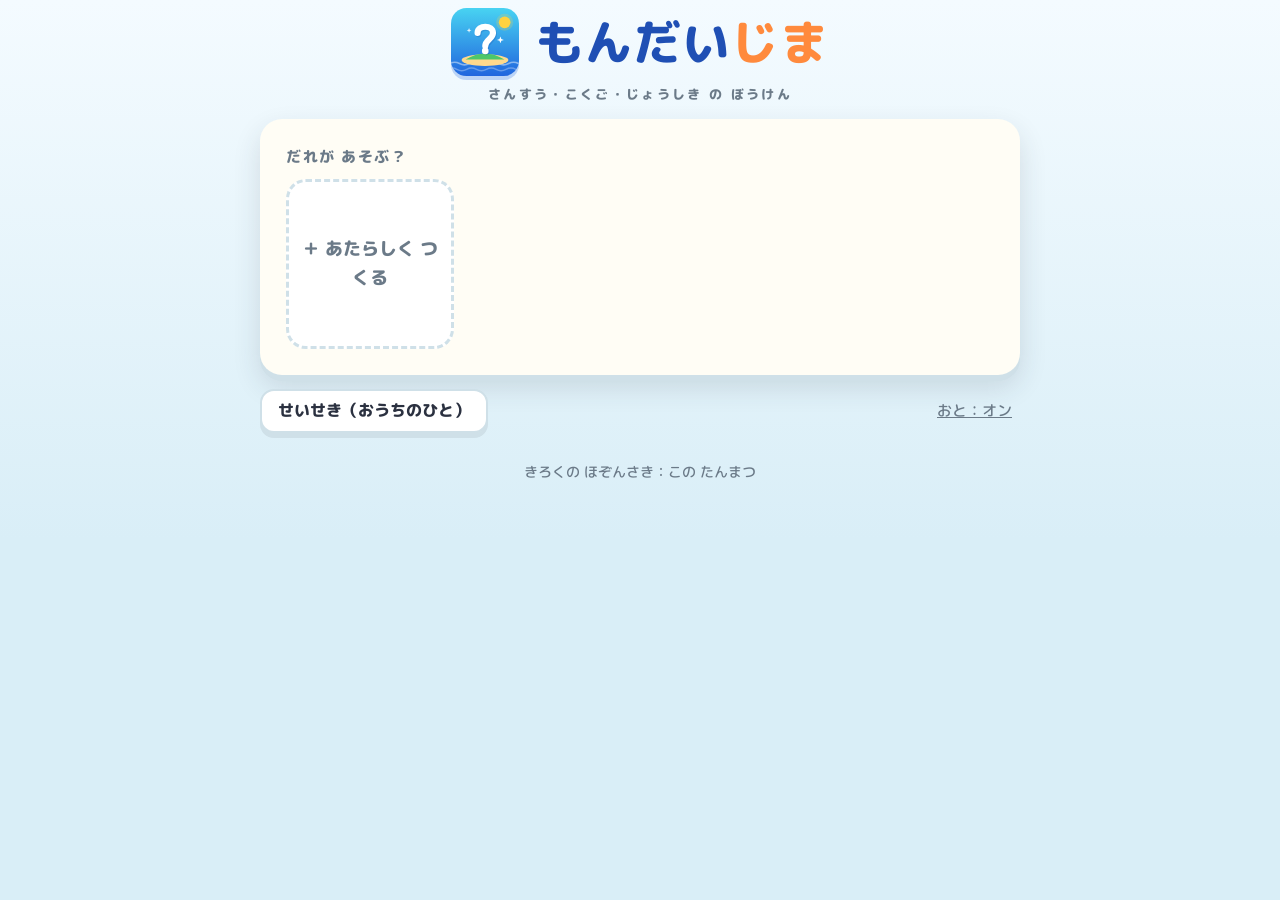
<file: mondaijima/index.html>
<!doctype html>
<html lang="ja">
<head>
<meta charset="utf-8">
<meta name="viewport" content="width=device-width,initial-scale=1,viewport-fit=cover">
<meta name="theme-color" content="#d9eef7">
<meta name="apple-mobile-web-app-capable" content="yes">
<meta name="mobile-web-app-capable" content="yes">
<meta name="apple-mobile-web-app-status-bar-style" content="default">
<meta name="apple-mobile-web-app-title" content="もんだいじま">
<link rel="manifest" href="./manifest.webmanifest">
<link rel="apple-touch-icon" href="./icon-180.png">
<link rel="icon" type="image/png" sizes="192x192" href="./icon-192.png">
<title>もんだいじま</title>
<link rel="stylesheet" href="https://fonts.googleapis.com/css2?family=Hachi+Maru+Pop&family=M+PLUS+Rounded+1c:wght@500;800&display=swap">
</head>
<body>
<style>
/* Layout: 青空の下の「島めぐり」。島マップ → 1枚のクイズカード（上に進みぐあい、まん中に問題、下に大きなボタン）。相棒キャラが左に立ってしゃべる。子ども向けに明るい1テーマで統一。 */
:root{
  --sky:#d9eef7; --sky2:#f4fbff; --card:#fffdf5; --ink:#2b3140; --sub:#6b7a88; --line:#cfe0e8;
  --accent:#ff8a3d; --accent-d:#e46d1f; --star:#ffc93c; --ok:#2fb57c; --ok-bg:#e3f7ee; --ng:#ef5b5b; --ng-bg:#fde8e8;
  --key:#eef6fa; --sea:#8fd3ea; --sand:#ffe9b8; --grass:#7ccf7a; --lock:#c9d3da; --shadow:rgba(43,49,64,.14);
  --font:"M PLUS Rounded 1c","Hiragino Maru Gothic ProN","Yu Gothic UI","Meiryo",sans-serif;
  --font-pop:"Hachi Maru Pop","M PLUS Rounded 1c","Hiragino Maru Gothic ProN",sans-serif;
  color-scheme:light;
}
*{box-sizing:border-box;-webkit-tap-highlight-color:transparent}
html{touch-action:manipulation}
html,body{height:100%}
body{margin:0;background:linear-gradient(var(--sky2),var(--sky) 60%);color:var(--ink);font-family:var(--font);font-weight:500;font-size:18px;line-height:1.6;padding-inline:16px;padding-block:12px 24px;-webkit-text-size-adjust:100%}
button{font:inherit;color:inherit;cursor:pointer;border:none;background:none;touch-action:manipulation;user-select:none;-webkit-user-select:none}
button:disabled{cursor:default}
:focus-visible{outline:3px solid var(--accent);outline-offset:2px}
input{font:inherit}
h1,h2,h3{margin:0;text-wrap:balance}

.app{max-width:760px;margin-inline:auto;display:flex;flex-direction:column;gap:14px}
.logo{display:flex;align-items:center;justify-content:center;gap:clamp(10px,2.5vw,16px);margin:0;line-height:1}
.logo .mark{width:clamp(48px,12vw,68px);height:clamp(48px,12vw,68px);flex:none;filter:drop-shadow(0 4px 0 rgba(33,102,222,.25))}
.logo .mark svg{width:100%;height:100%;display:block}
.logo .wm{font-family:var(--font);font-weight:800;font-size:clamp(30px,8.5vw,48px);letter-spacing:.02em;color:#1f4fb4}
.logo .wm b{color:var(--accent);font-weight:800}
.logo.sm .mark{width:40px;height:40px}.logo.sm .wm{font-size:clamp(24px,6vw,32px)}
.logo-sub{margin:-6px 0 0;text-align:center;font-weight:800;font-size:13px;color:var(--sub);letter-spacing:.18em}
.card{background:var(--card);border-radius:22px;box-shadow:0 6px 0 var(--line),0 12px 28px var(--shadow);padding:clamp(16px,4vw,26px)}
.row{display:flex;flex-wrap:wrap;gap:10px;align-items:center}
.grow{flex:1;min-width:0}
.muted{color:var(--sub);font-size:14px}
.sec{font-weight:800;font-size:15px;color:var(--sub);letter-spacing:.1em;margin:0}

.btn{display:inline-flex;align-items:center;justify-content:center;gap:8px;min-height:60px;padding:10px 22px;border-radius:18px;font-weight:800;font-size:20px;background:var(--accent);color:#fff;box-shadow:0 5px 0 var(--accent-d);transition:transform .08s}
.btn:active{transform:translateY(4px);box-shadow:0 1px 0 var(--accent-d)}
.btn.sub{background:#fff;color:var(--ink);box-shadow:0 5px 0 var(--line);border:2px solid var(--line)}
.btn.sub:active{box-shadow:0 1px 0 var(--line)}
.btn.sm{min-height:44px;font-size:16px;padding:6px 16px;border-radius:14px}
.btn:disabled{opacity:.5;transform:none}
.link{color:var(--sub);text-decoration:underline;font-size:15px;min-height:44px;padding:8px}

/* プレイヤー */
.players{display:grid;grid-template-columns:repeat(auto-fill,minmax(150px,1fr));gap:12px}
.pcard{display:flex;flex-direction:column;align-items:center;gap:4px;padding:14px 10px;border-radius:20px;background:#fff;border:3px solid var(--line);min-height:170px;transition:transform .1s}
.pcard:active{transform:scale(.97)}
.pcard.new{border-style:dashed;justify-content:center;color:var(--sub);font-weight:800}
.pcard.edit{border-color:#f3b8b8;background:#fff7f7}
.btn.del{background:var(--ng);box-shadow:0 5px 0 #c33}
.pcard .pal{width:84px;height:84px}
.pname{font-weight:800;font-size:19px;max-width:100%;overflow:hidden;text-overflow:ellipsis;white-space:nowrap}
.plv{font-size:13px;color:var(--sub);display:flex;align-items:center;gap:4px}
.plv svg{width:16px;height:16px}
.name-in{width:100%;min-height:60px;font-size:24px;font-weight:800;padding:8px 16px;border:3px solid var(--line);border-radius:16px;background:#fff;color:var(--ink)}
.charpick{display:grid;grid-template-columns:repeat(3,1fr);gap:10px}
.charpick button{display:flex;flex-direction:column;align-items:center;gap:4px;padding:10px 4px;border-radius:18px;border:3px solid var(--line);background:#fff;font-weight:800}
.charpick button[aria-pressed="true"]{border-color:var(--accent);background:#fff4ec}
.charpick .pal{width:72px;height:72px}
.charpick small{font-weight:500;font-size:12px;color:var(--sub)}

/* モード */
.modes{display:grid;grid-template-columns:1fr;gap:12px}
@media (min-width:560px){.modes{grid-template-columns:repeat(2,1fr)}}
.mode{display:flex;flex-direction:column;align-items:center;gap:6px;padding:18px 10px;border-radius:22px;background:#fff;border:3px solid var(--line);font-weight:800;font-size:22px;min-height:120px;transition:transform .1s}
.mode:active{transform:scale(.97)}
.mode svg{width:56px;height:56px}
.mode small{font-size:13px;color:var(--sub);font-weight:500}
.mode .prog{font-size:13px;color:var(--accent-d);font-weight:800}

/* マップ */
.mapwrap{overflow-x:auto;overflow-y:hidden;padding:54px 8px 8px;margin:0 -8px;scroll-behavior:smooth;-webkit-overflow-scrolling:touch}
.map{display:flex;align-items:flex-start;gap:0;min-width:max-content;padding-inline:8px}
.isl{position:relative;display:flex;flex-direction:column;align-items:center;gap:6px;width:112px;flex:none}
.isl + .isl::before{content:"";position:absolute;left:-56px;top:36px;width:56px;border-top:4px dashed var(--line);z-index:0}
.isl.done + .isl::before{border-color:var(--ok)}
.node{position:relative;width:76px;height:76px;border-radius:50%;border:4px solid var(--line);background:var(--sand);display:grid;place-items:center;font-weight:800;font-size:24px;z-index:1;transition:transform .1s}
.node:active:not(:disabled){transform:scale(.95)}
.isl.done .node{background:var(--grass);border-color:#4faa5c;color:#fff}
.isl.now .node{background:#fff;border-color:var(--accent);box-shadow:0 0 0 6px #ffe0c7}
.isl.lock .node{background:var(--lock);border-color:#aeb9c2;color:#fff}
.isl.boss .node{width:88px;height:88px;font-size:28px;margin-top:-6px}
.node svg.lk{width:28px;height:28px}
.isl .nm{font-size:12px;font-weight:800;text-align:center;line-height:1.3;max-width:104px}
.isl.lock .nm{color:var(--sub)}
.isl .rate{display:flex;gap:2px;height:18px}
.isl .rate svg{width:18px;height:18px}
.isl .me{position:absolute;top:-54px;left:50%;transform:translateX(-50%);width:64px;height:64px;z-index:2}
.isl .me .pal{width:64px;height:64px}
.lvtag{display:inline-block;font-size:12px;font-weight:800;color:#fff;background:var(--accent-d);border-radius:999px;padding:1px 10px}

/* プレイ */
.top{display:flex;align-items:center;gap:12px}
.dots{display:flex;gap:5px;flex:1;min-width:0;flex-wrap:wrap}
.dots i{width:18px;height:18px;flex:none;border-radius:50%;background:#fff;border:2px solid var(--line);display:inline-block}
.dots i.ok{background:var(--ok);border-color:var(--ok)}
.dots i.ng{background:var(--ng);border-color:var(--ng)}
.dots i.now{border-color:var(--accent);border-width:4px}
.coins{display:flex;align-items:center;gap:4px;font-weight:800;font-size:20px;font-variant-numeric:tabular-nums}
.coins svg{width:26px;height:26px}
.stage{display:flex;gap:12px;align-items:flex-end}
.pal{width:110px;height:110px;flex:none;overflow:visible}
.pal svg{width:100%;height:100%;overflow:visible;will-change:transform}
.pal.idle svg{animation:bob 2.4s ease-in-out infinite}
.pal.happy svg{animation:jump .7s ease-out}
.pal.sad svg{animation:shake .5s ease-in-out}
@keyframes bob{0%,100%{transform:translateY(0)}50%{transform:translateY(-5px)}}
@keyframes jump{0%{transform:translateY(0) scale(1)}35%{transform:translateY(-26px) scale(1.06,.94)}60%{transform:translateY(0) scale(.96,1.06)}100%{transform:translateY(0) scale(1)}}
@keyframes shake{0%,100%{transform:translateX(0)}25%{transform:translateX(-6px)}75%{transform:translateX(6px)}}
@keyframes pop{0%{transform:scale(0) rotate(-20deg)}70%{transform:scale(1.25)}100%{transform:scale(1)}}
@media (prefers-reduced-motion:reduce){.pal svg,.bigstars svg{animation:none!important}}
.bubble{position:relative;flex:1;min-width:0;background:#fff;border:3px solid var(--line);border-radius:18px;padding:10px 14px;font-weight:800;font-size:17px;margin-bottom:28px}
.bubble::after{content:"";position:absolute;left:-14px;bottom:14px;border:8px solid transparent;border-right-color:var(--line);border-left:0}
.q{display:flex;flex-direction:column;gap:12px;align-items:center;text-align:center}
.q-tag{align-self:flex-start;font-size:13px;font-weight:800;color:var(--accent-d);background:#fff4ec;border-radius:999px;padding:2px 12px}
.q-text{font-size:clamp(21px,5vw,27px);font-weight:800;line-height:1.5;max-width:100%}
.q-big{font-size:clamp(72px,22vw,110px);line-height:1.15;font-weight:800;background:#fff;border:3px dashed var(--line);border-radius:20px;padding:4px 28px}
.q-eq{font-size:clamp(40px,10vw,56px);font-weight:800;font-variant-numeric:tabular-nums;letter-spacing:.04em}
.q-eq.small{font-size:clamp(24px,6vw,34px);letter-spacing:0}
.q-vis{width:min(100%,280px)}
.q-vis svg{width:100%;height:auto;display:block}
.q-vis.wide{width:100%}
.choices{display:grid;grid-template-columns:1fr 1fr;gap:12px}
.choices.c1{grid-template-columns:1fr}
.choice{min-height:68px;padding:10px 14px;border-radius:18px;background:#fff;border:3px solid var(--line);box-shadow:0 5px 0 var(--line);font-weight:800;font-size:22px;display:flex;align-items:center;justify-content:center;text-align:center;min-width:0;overflow-wrap:anywhere;transition:transform .08s}
.choice:active:not(:disabled){transform:translateY(4px);box-shadow:0 1px 0 var(--line)}
.choice.shape{padding:8px}
.choice.shape svg{width:88px;height:88px}
.choice.right{border-color:var(--ok);background:var(--ok-bg);box-shadow:0 5px 0 var(--ok)}
.choice.wrong{border-color:var(--ng);background:var(--ng-bg);box-shadow:0 5px 0 var(--ng)}
.choice.dim{opacity:.45}
.pad{display:grid;grid-template-columns:repeat(3,1fr);gap:10px;max-width:380px;margin-inline:auto;width:100%}
.disp{grid-column:1/-1;min-height:70px;background:#fff;border:3px solid var(--line);border-radius:18px;display:flex;align-items:center;justify-content:flex-end;padding:0 20px;font-size:44px;font-weight:800;font-variant-numeric:tabular-nums;letter-spacing:.06em}
.disp.empty{color:var(--line)}
.key{min-height:62px;border-radius:16px;background:var(--key);border:2px solid var(--line);font-size:28px;font-weight:800;box-shadow:0 4px 0 var(--line)}
.key:active:not(:disabled){transform:translateY(3px);box-shadow:0 1px 0 var(--line)}
.key.go{background:var(--accent);color:#fff;border-color:var(--accent-d);box-shadow:0 4px 0 var(--accent-d);font-size:20px}
.key.del{font-size:20px}
.fb{border-radius:20px;padding:16px 18px;display:flex;flex-direction:column;gap:8px;align-items:center;text-align:center}
.fb.ok{background:var(--ok-bg);border:3px solid var(--ok)}
.fb.ng{background:var(--ng-bg);border:3px solid var(--ng)}
.fb-h{font-family:var(--font-pop);font-size:clamp(28px,7vw,38px);line-height:1.2}
.fb.ok .fb-h{color:var(--ok)}.fb.ng .fb-h{color:var(--ng)}
.fb-a{font-weight:800;font-size:22px}
.fb-e{font-size:16px;max-width:36em;margin:0}


/* 横向き：左に問題、右にボタン */
.play{display:flex;flex-direction:column;gap:14px}
.pl-left,.pl-right{display:flex;flex-direction:column;gap:14px;min-width:0}
@media (orientation:landscape) and (min-width:600px){
  body{padding-block:8px 12px}
  .app:has(.play){max-width:1280px}
  .play{display:grid;grid-template-columns:minmax(0,1fr) minmax(0,1fr);gap:clamp(12px,2.5vw,28px);align-items:start}
  .pl-left,.pl-right{gap:clamp(8px,1.8vh,14px)}
  .play .pal{width:clamp(52px,13vh,100px);height:clamp(52px,13vh,100px)}
  .play .bubble{margin-bottom:clamp(8px,3vh,24px);font-size:clamp(14px,2.6vh,17px);padding:6px 12px}
  .play .card{padding:clamp(12px,2.5vh,24px)}
  .play .q{gap:clamp(6px,1.5vh,12px)}
  .play .q-text{font-size:clamp(17px,3.8vh,27px)}
  .play .q-big{font-size:clamp(48px,17vh,110px)}
  .play .q-eq{font-size:clamp(28px,8vh,56px)}
  .play .q-eq.small{font-size:clamp(18px,4.5vh,34px)}
  .play .q-vis{width:min(100%,clamp(140px,40vh,280px))}
  .play .q-vis.wide{width:100%}
  .play .q-vis svg{max-height:38vh;width:auto;max-width:100%;margin-inline:auto}
  .pl-right{position:sticky;top:8px}
  .play .choices,.play .choices.c1{grid-template-columns:1fr 1fr;gap:clamp(8px,1.6vh,12px)}
  .play .choice{min-height:clamp(46px,15vh,110px);font-size:clamp(16px,3.6vh,22px);padding:6px 10px}
  .play .choice.shape svg{width:clamp(48px,14vh,88px);height:clamp(48px,14vh,88px)}
  .play .pad{max-width:none;gap:clamp(6px,1.4vh,10px)}
  .play .disp{min-height:clamp(44px,12vh,96px);font-size:clamp(26px,7.5vh,56px)}
  .play .key{min-height:clamp(40px,12.5vh,104px);font-size:clamp(20px,5vh,36px)}
  .play .key.go,.play .key.del{font-size:clamp(15px,3vh,20px)}
  .play.has-fb .pad{display:none}
  .play .fb{padding:clamp(8px,2vh,16px) 14px;gap:clamp(4px,1vh,8px)}
  .play .fb-h{font-size:clamp(22px,5vh,38px)}
  .play .fb .btn{min-height:clamp(44px,10vh,60px)}
}
/* けっか */
.res{display:flex;flex-direction:column;align-items:center;gap:10px;text-align:center}
.bigstars{display:flex;gap:6px}
.bigstars svg{width:64px;height:64px;animation:pop .5s ease-out both}
.bigstars svg:nth-child(2){animation-delay:.25s}.bigstars svg:nth-child(3){animation-delay:.5s}
.res-h{font-family:var(--font-pop);font-size:clamp(28px,7vw,40px);line-height:1.2;color:var(--accent-d)}
.res-score{font-weight:800;font-size:28px;font-variant-numeric:tabular-nums}
.res-list{list-style:none;margin:0;padding:0;width:100%;display:flex;flex-direction:column;gap:6px;text-align:left}
.res-list li{display:flex;gap:10px;align-items:center;background:#fff;border-radius:12px;padding:8px 12px;font-size:15px}
.res-list li b{flex:none;width:28px;height:28px;border-radius:50%;display:grid;place-items:center;color:#fff;font-size:14px}
.res-list li b.ok{background:var(--ok)}.res-list li b.ng{background:var(--ng)}
.res-list li span{min-width:0;overflow:hidden;text-overflow:ellipsis;white-space:nowrap}

/* おうちのひと */
.tabs{display:flex;flex-wrap:wrap;gap:8px}
.tab{min-height:44px;padding:6px 16px;border-radius:999px;border:2px solid var(--line);background:#fff;font-weight:800;font-size:15px}
.tab[aria-pressed="true"]{background:var(--ink);color:#fff;border-color:var(--ink)}
.kpis{display:grid;grid-template-columns:repeat(auto-fit,minmax(140px,1fr));gap:10px}
.kpi{background:#fff;border-radius:14px;padding:10px 14px}
.kpi b{display:block;font-size:26px;font-variant-numeric:tabular-nums;line-height:1.2}
.kpi span{font-size:13px;color:var(--sub)}
.bars{display:flex;flex-direction:column;gap:8px}
.bar{display:grid;grid-template-columns:minmax(0,1fr) 2fr auto;gap:10px;align-items:center;font-size:15px}
.bar .lbl{min-width:0;overflow:hidden;text-overflow:ellipsis;white-space:nowrap}
.bar .trk{height:14px;background:#fff;border-radius:999px;overflow:hidden;border:1px solid var(--line)}
.bar .fil{height:100%;background:var(--ok);border-radius:999px}
.bar .fil.low{background:var(--ng)}.bar .fil.mid{background:var(--star)}
.bar .num{font-variant-numeric:tabular-nums;color:var(--sub);font-size:13px;white-space:nowrap}
.plays{list-style:none;margin:0;padding:0;display:flex;flex-direction:column;gap:8px}
.plays li{background:#fff;border-radius:12px;padding:10px 14px;font-size:15px}
.plays summary{cursor:pointer;display:flex;gap:12px;flex-wrap:wrap;align-items:center;font-weight:800}
.plays summary .muted{font-weight:500}
.plays summary .rt{display:inline-flex;gap:1px}
.plays summary .rt svg{width:16px;height:16px}
.plays ul{margin:8px 0 0;padding-left:18px;font-size:14px;color:var(--sub)}
.seg{display:flex;flex-wrap:wrap;gap:6px}
.seg button{min-width:44px;min-height:44px;border-radius:12px;border:2px solid var(--line);background:#fff;font-weight:800;padding:0 10px}
.seg button[aria-pressed="true"]{background:var(--accent);border-color:var(--accent-d);color:#fff}
.danger{color:var(--ng)}
</style>

<main class="app" id="app"></main>

<script>
/*GEN-START*/
const R=n=>Math.floor(Math.random()*n), pick=a=>a[R(a.length)], rng=(a,b)=>a+R(b-a+1);
const shuffle=a=>{for(let i=a.length-1;i>0;i--){const j=R(i+1);[a[i],a[j]]=[a[j],a[i]]}return a};
const uniq=a=>[...new Set(a)];
const CHARS={puni:{name:"ぷにまる",desc:"ぷにぷにの もりのこ"},penta:{name:"ペンタ",desc:"マフラーが じまん"},don:{name:"ドンちゃん",desc:"どんぐりの ぼうけんか"}};
const TYPES={
  addsub:["たしざん・ひきざん","math"],kuku:["九九","math"],clock:["とけい","math"],len:["ながさ","math"],num:["かずの しくみ","math"],mistake:["まちがいさがし","math"],shape:["かたち","math"],shop:["おかいもの","math"],kasa:["かさ（L・dL）","math"],blank:["あなうめ けいさん","math"],dots:["かぞえよう","math"],nth:["なんばんめ","math"],order:["おおきさくらべ","math"],
  kanji:["かんじの よみ","jp"],okuri:["おくりがな","jp"],homo:["おなじ よみの かんじ","jp"],compose:["かんじ あわせ","jp"],oppo:["はんたい ことば","jp"],odd:["なかまはずれ","jp"],cat:["ことばの なかま","jp"],kata:["カタカナ","jp"],loan:["カタカナの ことば","jp"],small:["ちいさい じ","jp"],part:["は・を・へ","jp"],subj:["だれが どうする","jp"],sorder:["ことばの ならべかえ","jp"],shiri:["しりとり","jp"],count:["かぞえかた","jp"],ono:["ようすの ことば","jp"],
  ikimono:["いきもの","jo"],shizen:["しぜん・うちゅう","jo"],karada:["からだ・けんこう","jo"],kurashi:["くらし・あんぜん","jo"],chiri:["にほん・せかい・れきし","jo"],gyouji:["きせつ・ぎょうじ","jo"],kotowaza:["ことわざ","jo"],kanyou:["からだの ことば（かんようく）","jo"],yoji:["よじじゅくご","jo"]
};
const ISLANDS=["はじまりのはま","どんぐりのもり","ペンギンこうげん","かぜのおか","ほしぞらみさき","とけいだい","にじのたき","くじらのいりえ","かがみのみずうみ","ゆきやま","ドラゴンのほらあな","でんせつのしろ"];
const islandName=k=>k<=ISLANDS.length?ISLANDS[k-1]:"ひみつのしま "+(k-ISLANDS.length);
const lvOf=k=>Math.min(4,Math.ceil(k/3));
const ITEMS=[["どんぐり","こ"],["おりがみ","まい"],["シール","まい"],["えんぴつ","ほん"],["ビーだま","こ"],["きんぎょ","ひき"],["カード","まい"],["クッキー","まい"],["あめ","こ"],["かいがら","こ"],["ふうせん","こ"],["きって","まい"]];
const SHOP=[["ガム",30,60],["あめ",21,45],["ラムネ",40,80],["けしゴム",50,90],["シール",25,70],["えんぴつ",40,75],["ノート",80,98],["ジュース",60,95]];
const COLORS=[["あか","#ef5b5b"],["あお","#4a7fe0"],["きいろ","#ffd23f"],["みどり","#2fb57c"],["むらさき","#9b6bd6"],["ピンク","#ff9ccf"]];
const KANJI_BASIC=[["雪","ゆき"],["星","ほし"],["海","うみ"],["池","いけ"],["岩","いわ"],["鳥","とり"],["馬","うま"],["魚","さかな"],["牛","うし"],["兄","あに"],["姉","あね"],["弟","おとうと"],["妹","いもうと"],["友","とも"],["父","ちち"],["母","はは"],["春","はる"],["夏","なつ"],["秋","あき"],["冬","ふゆ"],["朝","あさ"],["昼","ひる"],["夜","よる"],["雲","くも"],["風","かぜ"],["光","ひかり"],["声","こえ"],["歌","うた"],["絵","え"],["紙","かみ"],["弓","ゆみ"],["矢","や"],["米","こめ"],["麦","むぎ"],["茶","ちゃ"],["肉","にく"],["道","みち"],["店","みせ"],["寺","てら"],["門","もん"],["頭","あたま"],["顔","かお"],["首","くび"],["毛","け"],["心","こころ"],["体","からだ"],["船","ふね"],["谷","たに"],["野","の"],["羽","はね"]];
const KANJI_MORE=[["今","いま"],["何","なに"],["家","いえ"],["外","そと"],["形","かたち"],["黒","くろ"],["黄色","きいろ"],["丸","まる"],["角","かど"],["線","せん"],["点","てん"],["里","さと"],["国","くに"],["東","ひがし"],["西","にし"],["南","みなみ"],["北","きた"],["公園","こうえん"],["教室","きょうしつ"],["時間","じかん"],["毎日","まいにち"],["電車","でんしゃ"],["汽車","きしゃ"],["台風","たいふう"],["夜空","よぞら"],["半分","はんぶん"],["一万","いちまん"],["午後","ごご"],["今朝","けさ"],["元気","げんき"],["数","かず"],["市場","いちば"],["地図","ちず"],["図工","ずこう"],["算数","さんすう"],["国語","こくご"],["曜日","ようび"],["週","しゅう"],["番号","ばんごう"],["新聞","しんぶん"],["遠足","えんそく"],["交番","こうばん"],["内","うち"],["親","おや"],["自分","じぶん"],["友だち","ともだち"],["会社","かいしゃ"],["岩山","いわやま"],["広場","ひろば"],["草原","そうげん"]];
const OKURI=[["新","しい","あたらしい"],["明","るい","あかるい"],["考","える","かんがえる"],["教","える","おしえる"],["楽","しい","たのしい"],["強","い","つよい"],["少","ない","すくない"],["多","い","おおい"],["古","い","ふるい"],["広","い","ひろい"],["細","い","ほそい"],["太","い","ふとい"],["遠","い","とおい"],["近","い","ちかい"],["高","い","たかい"],["長","い","ながい"],["歩","く","あるく"],["走","る","はしる"],["帰","る","かえる"],["聞","く","きく"],["読","む","よむ"],["食","べる","たべる"],["来","る","くる"],["通","る","とおる"],["切","る","きる"],["売","る","うる"],["買","う","かう"],["鳴","く","なく"],["光","る","ひかる"],["晴","れる","はれる"],["当","たる","あたる"],["分","ける","わける"],["答","える","こたえる"],["数","える","かぞえる"],["作","る","つくる"],["話","す","はなす"],["止","まる","とまる"],["計","る","はかる"],["回","る","まわる"],["合","う","あう"],["思","う","おもう"],["知","る","しる"],["引","く","ひく"],["歌","う","うたう"],["正","しい","ただしい"],["弱","い","よわい"],["黒","い","くろい"],["丸","い","まるい"],["行","く","いく"],["親","しい","したしい"]];
const HOMO=[["ひが のぼる","日","火"],["ひを つける","火","日"],["きを きる","木","気"],["げんきな こえ","気","木"],["ともだちに あう","会う","合う"],["こたえが あう","合う","会う"],["うみで かいを ひろう","貝","会"],["3かいめの ちょうせん","回","貝"],["せんを ひく","線","千"],["せんえん さつ","千","線"],["あめが ふる","雨","天"],["おてんきが いい","天","雨"],["まるい つき","月","日"],["てを あらう","手","天"],["みみで きく","耳","目"],["めで みる","目","耳"],["はなが さく","花","鼻"],["かわで およぐ","川","皮"],["いしを なげる","石","医"],["あしが はやい","足","朝"]];
const COMPOSE=[["山","石","岩"],["日","月","明"],["口","鳥","鳴"],["日","青","晴"],["門","日","間"],["門","耳","聞"],["日","寺","時"],["竹","合","答"],["田","心","思"],["日","生","星"],["木","木","林"],["言","舌","話"],["立","日","音"],["人","木","休"],["田","力","男"],["糸","会","絵"],["糸","氏","紙"],["糸","田","細"],["言","己","記"],["言","売","読"],["言","十","計"],["口","十","古"],["土","也","地"],["人","本","体"],["弓","虫","強"],["女","未","妹"],["女","市","姉"],["夕","夕","多"],["雨","云","雲"],["言","吾","語"],["木","木","森"],["日","十","早"],["田","丁","町"]];
const OPPO=[["おおきい","ちいさい"],["たかい","ひくい"],["つよい","よわい"],["あかるい","くらい"],["とおい","ちかい"],["おおい","すくない"],["あたらしい","ふるい"],["ふとい","ほそい"],["ながい","みじかい"],["ひろい","せまい"],["はやい","おそい"],["おもい","かるい"],["あつい","つめたい"],["ふかい","あさい"],["まえ","うしろ"],["うえ","した"],["みぎ","ひだり"],["はいる","でる"],["あける","しめる"],["かう","うる"],["かつ","まける"],["おす","ひく"],["なつ","ふゆ"],["きた","みなみ"],["ひがし","にし"],["おとな","こども"],["おとこ","おんな"],["さむい","あたたかい"],["いく","くる"],["おきる","ねる"],["はじめ","おわり"],["すき","きらい"],["しろ","くろ"],["ある","ない"],["のぼる","おりる"],["たつ","すわる"],["わらう","なく"],["つける","けす"],["ふえる","へる"],["あさ","よる"],["おもて","うら"],["そと","なか"]];
const CATS={"くだもの":["りんご","みかん","ぶどう","いちご","バナナ","メロン","すいか","もも","なし","さくらんぼ"],"やさい":["にんじん","たまねぎ","キャベツ","トマト","きゅうり","じゃがいも","なす","ピーマン","だいこん","ほうれんそう"],"どうぶつ":["いぬ","ねこ","うさぎ","ぞう","きりん","ライオン","さる","くま","パンダ","うま"],"のりもの":["でんしゃ","バス","ひこうき","ふね","じてんしゃ","タクシー","しんかんせん","トラック","ヘリコプター","バイク"],"がっき":["ピアノ","たいこ","ふえ","ギター","トランペット","カスタネット","タンバリン","バイオリン","もっきん","ハーモニカ"],"ぶんぼうぐ":["えんぴつ","けしゴム","ノート","じょうぎ","はさみ","のり","ふでばこ","クレヨン","ホッチキス","セロテープ"],"いろ":["あか","あお","きいろ","みどり","しろ","くろ","むらさき","ちゃいろ","ピンク","オレンジ"],"からだ":["め","はな","みみ","くち","て","あし","あたま","くび","かた","ひざ"],"スポーツ":["サッカー","やきゅう","テニス","すいえい","バスケットボール","たっきゅう","バレーボール","ラグビー","じゅうどう","マラソン"],"たべもの":["カレー","ラーメン","おにぎり","パン","うどん","ハンバーグ","おすし","ピザ","スパゲッティ","みそしる"],"むし":["ちょう","かぶとむし","とんぼ","せみ","ばった","てんとうむし","あり","はち","くわがた","かまきり"],"うみの いきもの":["さめ","くじら","いるか","たこ","いか","かに","えび","くらげ","ひとで","まぐろ"],"きせつ":["はる","なつ","あき","ふゆ"],"ようび":["げつようび","かようび","すいようび","もくようび","きんようび","どようび","にちようび"],"かたち":["まる","さんかく","しかく","ほし","ハート"]};
const KATA=[["パンダ","パンタ","バンダ","パソダ","ぱんだ"],["ケーキ","ケエキ","ケーギ","ケキー","けーき"],["シャツ","シヤツ","ジャツ","シャシ","しゃつ"],["ラッパ","ラツパ","ラッバ","ラパッ","らっぱ"],["ソーセージ","ソーセーヅ","ンーセージ","ソーセジー","そーせーじ"],["チョコレート","チヨコレート","チョコレトー","チョコレード","ちょこれーと"],["ジュース","ジュウス","ジユース","ヅュース","じゅーす"],["バナナ","パナナ","バナヌ","バナナー","ばなな"],["トマト","トマテ","ドマト","トマナ","とまと"],["キャベツ","キヤベツ","キャベシ","キャペツ","きゃべつ"],["コップ","コツプ","コッブ","コプッ","こっぷ"],["ヘリコプター","ヘリコブター","ヘリコプタア","ヘリコプクー","へりこぷたー"],["スプーン","スブーン","スプウン","スプーソ","すぷーん"],["ピーマン","ビーマン","ピーマソ","ピイマン","ぴーまん"],["ロケット","ロケツト","ロケッド","ロケトッ","ろけっと"],["シャワー","シヤワー","ジャワー","シャワア","しゃわー"],["テレビ","テレピ","テレビー","デレビ","てれび"],["ボタン","ポタン","ボタソ","ボダン","ぼたん"],["ハンバーグ","ハンバーク","ハソバーグ","ハンパーグ","はんばーぐ"],["キャンプ","キヤンプ","キャンブ","キャソプ","きゃんぷ"],["ペンギン","ベンギン","ペンキン","ペソギン","ぺんぎん"],["ミルク","ミノレク","ミルグ","ミルクー","みるく"],["ライオン","ライオソ","ラオイン","ライオンー","らいおん"],["プール","ブール","プウル","プルー","ぷーる"]];
const LOAN=["パン","テレビ","バス","ケーキ","ピアノ","トマト","ボール","コップ","ジュース","ノート","バナナ","メロン","ギター","タクシー","ピザ","ゲーム","スプーン","サッカー","ペン","シャツ","ベッド","カメラ","ロボット","プール"];
const NATIVE=["いぬ","つくえ","さくら","やま","かわ","ほん","いす","みず","はな","そら","くつ","かばん","ふね","とり","うみ","ゆき","あめ","くるま","つき","ほし","はし","いえ","にわ","まど"];
const SMALL=["ぎゅうどん","ちょきん","しょっき","きゃく","いっしょ","ろっぽん","しゅっぱつ","じゅぎょう","きょうしつ","りゅう","ちゃわん","しょうがっこう","ぎょうざ","ひゃっかてん","きゅうしょく","まっすぐ","きって","がっこう","しゃしん","きょう","ちょうちょ","らっこ","にっき","おちゃ","でんしゃ","きんぎょ","じてんしゃ","きっぷ","せっけん","ぎゅうにゅう","しゅくだい","ひゃく","びょういん","りょこう","きゅうり","はっぱ","ざっし","きょうりゅう","しょうぼうしゃ","おもちゃ"];
const P_SUBJ=["ぼく","わたし","おかあさん","おとうさん","いもうと","おとうと","おねえさん","おにいさん","せんせい","ともだち","おばあちゃん","おじいちゃん"];
const P_PLACE=["がっこう","こうえん","スーパー","うみ","やま","としょかん","えき","おばあちゃんの いえ","プール","どうぶつえん"];
const P_GO=["いきます","いきました","むかいます","でかけました","あるいて いきました"];
const P_OBJ=[["ほん","よみます"],["え","かきます"],["うた","うたいます"],["ごはん","たべます"],["みず","のみます"],["ボール","なげます"],["てがみ","かきます"],["はな","うえます"],["おもちゃ","かたづけます"],["ピアノ","ひきます"],["おかし","つくります"],["テレビ","みます"]];
const S_SUBJ=["ねこが","いぬが","おにいさんが","いもうとが","せんせいが","かえるが","とりが","あかちゃんが","おじいさんが","ぼくが","さるが","おかあさんが"];
const S_PRED=[["ボールを","なげる"],["えを","かく"],["うたを","うたう"],["みずを","のむ"],["そらを","とぶ"],["ごはんを","たべる"],["ほんを","よむ"],["いけに","とびこむ"],["こうえんで","はしる"],["おおきな こえで","わらう"],["はなに","みずを やる"],["てがみを","かく"]];
const O_ADJ=["おおきな","ちいさな","しろい","くろい","かわいい","つよい","はやい","あかい"];
const O_NV=[["いぬが","ほえる"],["ねこが","ねる"],["とりが","とぶ"],["くるまが","はしる"],["こどもが","わらう"],["さかなが","およぐ"],["ふねが","すすむ"],["はなが","さく"],["かえるが","はねる"],["ぞうが","あるく"]];
const SHIRI=["らっぱ","りんご","ろうそく","ぱんだ","ぱせり","だるま","まくら","まんが","くつした","くるま","くじら","たいこ","たぬき","たまご","こま","こあら","きつね","きのこ","ねこ","ねずみ","みみず","みず","さる","さかな","さくら","ごりら","ごま","いか","いす","いちご","かめ","かに","かさ","めだか","めがね","にわとり","すいか","すずめ","うし","うさぎ","しか","しまうま","まめ","あり","あめ","えんぴつ","つくえ","とけい","けむし","てぶくろ","ろぼっと","はさみ","はな","なす","なべ","べんとう","のり","りす","ぶどう","おに","ふね","やま","やぎ","やさい","ゆき","ゆび","よる","わに","わた","らくだ","れいぞうこ","れたす","ぶた","ぶらんこ","ばった","ひよこ","ひこうき","へび","はし","はと","ちず","つき","つる","とら","とまと","とんぼ","なし","なわとび","ぬりえ","ぬいぐるみ","ねぎ","のこぎり","おにぎり","おかし","かえる","かき","かぎ","きって","くま","くり","けいと","こおり","さいころ","しろ","しお","すし","すな","せみ","そら","そり","たこ","たけ","もも","もぐら","むし","むぎ","ひつじ","じてんしゃ","どんぐり","ぞう","えほん"];
const COUNT=[["いぬ","ひき"],["ねこ","ひき"],["ほん","さつ"],["くるま","だい"],["すずめ","わ"],["えんぴつ","ほん"],["かみ","まい"],["ひと","にん"],["りんご","こ"],["くつ","そく"],["はな","ほん"],["テレビ","だい"],["きんぎょ","ひき"],["ノート","さつ"],["にわとり","わ"],["おさら","まい"],["バナナ","ほん"],["たまご","こ"],["くつした","そく"],["じてんしゃ","だい"],["カード","まい"],["うさぎ","わ"],["ぞう","とう"],["うま","とう"],["ふく","まい"],["ざっし","さつ"]];
const COUNTERS=["ひき","さつ","だい","わ","ほん","まい","にん","こ","そく","とう"];
const ONO=[["あめが ___ ふる","ざあざあ"],["いぬが ___ なく","わんわん"],["ほしが ___ ひかる","きらきら"],["かぜが ___ ふく","びゅうびゅう"],["あかちゃんが ___ わらう","にこにこ"],["かみなりが ___ なる","ごろごろ"],["ドアを ___ たたく","とんとん"],["ねこが ___ なく","にゃあにゃあ"],["おなかが ___ なる","ぐうぐう"],["かえるが ___ なく","けろけろ"],["ゆきが ___ ふる","しんしん"],["こころが ___ する","わくわく"],["ふねが ___ うかぶ","ぷかぷか"],["ぶたが ___ なく","ぶうぶう"],["おゆが ___ わく","ぐつぐつ"],["はっぱが ___ ゆれる","ひらひら"],["かみを ___ やぶる","びりびり"],["ボールが ___ はずむ","ぽんぽん"],["はを ___ みがく","ごしごし"],["ドキドキ して ___ する","そわそわ"],["つきが ___ ひかる","こうこう"],["きんぎょが ___ およぐ","すいすい"],["みずが ___ ながれる","さらさら"],["ねずみが ___ はしる","ちょろちょろ"]];

// じょうしき問題：[レベル(1=1-2年,2=3-4年,3=5年,4=6年), 問題, 正解, まちがい1, まちがい2, まちがい3, 解説]
const JO={
ikimono:[
[1,"カエルの こどもは なんと いう？","オタマジャクシ","ヤゴ","ボウフラ","イモムシ","カエルの こどもは オタマジャクシ。しっぽで およぐよ"],
[1,"トンボの こどもは なんと いう？","ヤゴ","オタマジャクシ","サナギ","ミノムシ","ヤゴは みずの なかで くらすよ"],
[2,"カ（蚊）の こどもは なんと いう？","ボウフラ","ヤゴ","オタマジャクシ","アオムシ","ボウフラは みずたまりで そだつよ"],
[1,"こんちゅうの あしは なんぼん？","6ぽん","4ほん","8ほん","10ぽん","こんちゅうの あしは 6ぽん。クモは 8ほんで こんちゅうじゃないよ"],
[1,"クモの あしは なんぼん？","8ほん","6ぽん","4ほん","10ぽん","クモは 8ほん。だから こんちゅうの なかまじゃないんだ"],
[1,"パンダが よく たべる ものは？","ササ（たけ）","さかな","おにく","りんご","パンダは ササや たけを たくさん たべるよ"],
[1,"いちばん からだの おおきい どうぶつは？","シロナガスクジラ","アフリカゾウ","キリン","カバ","シロナガスクジラは 30mに なる ことも あるよ"],
[1,"くびが いちばん ながい どうぶつは？","キリン","ゾウ","ダチョウ","ウマ","キリンの くびの ほねは じつは にんげんと おなじ 7こ"],
[1,"たまごを うむ どうぶつは どれ？","ニワトリ","イヌ","ネコ","ウシ","ニワトリは とりの なかま。たまごを うむよ"],
[1,"いちばん はやく はしる どうぶつは？","チーター","ライオン","ウマ","ウサギ","チーターは じそく 100kmちかくで はしれるよ"],
[1,"ふゆの あいだ ねむって すごす（ふゆみん する）どうぶつは？","クマ","イヌ","ウマ","キリン","クマは あなの なかで ふゆを こすよ"],
[1,"チョウの こどもは なんと いう？","アオムシ（ようちゅう）","ヤゴ","オタマジャクシ","ボウフラ","アオムシが さなぎに なって チョウに なるよ"],
[1,"ペンギンは そらを とべる？","とべない","とべる","よるだけ とべる","こどもだけ とべる","ペンギンは とべないけど およぐのが とても とくい"],
[1,"カメレオンの とくいわざは？","からだの いろを かえる","そらを とぶ","ひを ふく","みずの うえを はしる","まわりに あわせて からだの いろを かえるよ"],
[1,"ウシの なきごえは？","モー","メー","ブー","ヒヒーン","ウシは モー。メーは ヒツジや ヤギだよ"],
[1,"ハチが みつを あつめる ところは？","はな","はっぱ","きの ね","つち","ハチは はなの みつを あつめて はちみつに するよ"],
[2,"ラクダの せなかの こぶに はいって いるのは？","あぶら","みず","くうき","すな","こぶの あぶらが えいように なるよ"],
[2,"イルカは なにの なかま？","ほにゅうるい","さかな","とり","こんちゅう","イルカは はいで いきを する、クジラの なかまだよ"],
[2,"さかなが いきを する ところは？","えら","はい","はな","うろこ","さかなは えらで みずの なかの さんそを とりいれるよ"],
[2,"チョウが そだつ じゅんばんは？","たまご→ようちゅう→さなぎ→せいちゅう","たまご→さなぎ→ようちゅう→せいちゅう","ようちゅう→たまご→せいちゅう→さなぎ","たまご→せいちゅう→ようちゅう→さなぎ","さなぎを とおる そだちかたを「かんぜんへんたい」と いうよ"],
[2,"バッタは さなぎに なる？","ならない","なる","ときどき なる","ふゆだけ なる","バッタや トンボは さなぎに ならずに おとなに なるよ"],
[2,"コアラが たべる はっぱは？","ユーカリ","ササ","クローバー","サクラ","コアラは ほとんど ユーカリの はっぱだけを たべるよ"],
[2,"タコの あしは なんぼん？","8ほん","10ぽん","6ぽん","12ほん","タコは 8ほん、イカは 10ぽんだよ"],
[2,"イカの あし（うで）は なんぼん？","10ぽん","8ほん","6ぽん","12ほん","イカは ながい 2ほんを ふくめて 10ぽん"],
[2,"サケが たまごを うむ ために もどる ところは？","うまれた かわ","ふかい うみ","みずうみ","いけ","サケは うまれた かわに もどって たまごを うむよ"],
[2,"カブトムシの ようちゅうが すんでいる ところは？","つちの なか","みずの なか","きの うえ","はなの なか","ふようどの なかで くさった はっぱを たべて そだつよ"],
[2,"ニワトリの オスを なんと いう？","おんどり","めんどり","ひよこ","とさか","オスは おんどり、メスは めんどり"],
[3,"こんちゅうの からだは いくつに わかれる？","3つ","2つ","4つ","5つ","あたま・むね・はらの 3つ。あしは むねから でているよ"],
[3,"ほにゅうるいの とくちょうは？","こどもを おちちで そだてる","たまごを みずに うむ","えらで いきを する","はねが ある","にんげんも ほにゅうるいだよ"],
[3,"メダカの オスの とくちょうは？","せびれに きれこみが ある","しっぽが ない","メスより いろが うすい","めが ひとつ","オスは せびれに きれこみ、しりびれが ひらべったいよ"],
[3,"たまごを うむ めずらしい ほにゅうるいは？","カモノハシ","イルカ","コウモリ","クジラ","カモノハシは たまごを うむけど おちちで そだてるよ"],
[4,"いきもの どうしの「たべる・たべられる」の つながりを なんと いう？","しょくもつれんさ","こうごうせい","じょうさん","しんか","くさ→バッタ→カエル→ヘビ のような つながりだよ"],
[4,"ひとの たいじが おかあさんの おなかの なかで そだつ きかんは やく どのくらい？","やく 38しゅう","やく 10しゅう","やく 1ねん","やく 3かげつ","やく 38しゅう（9か月ほど）で うまれるよ"]
],
shizen:[
[1,"たいようが のぼる ほうがくは？","ひがし","にし","みなみ","きた","たいようは ひがしから のぼって にしに しずむよ"],
[1,"たいようが しずむ ほうがくは？","にし","ひがし","きた","みなみ","ゆうひは にしの そらに みえるね"],
[1,"にじの いろは いくつと いわれる？","7しょく","5しょく","3しょく","10しょく","にほんでは 7しょくと いわれるよ"],
[1,"みずが こおりに なる おんどは？","0ど","10ど","100ど","50ど","みずは 0どで こおるよ"],
[1,"アサガオの たねから さいしょに でる はっぱは？","ふたば","ほんば","かれは","おちば","まるい 2まいの はっぱが ふたばだよ"],
[1,"なつに「ミーンミーン」と なく むしは？","セミ","テントウムシ","アリ","チョウ","セミは なつに なく むしだね"],
[2,"みずが ふっとう する おんどは？","100ど","50ど","0ど","200ど","みずは 100どで ふっとうして すいじょうきに なるよ"],
[2,"つきは どうして ひかって みえる？","たいようの ひかりを はねかえすから","じぶんで もえているから","でんきで ひかるから","ほしの ひかりを あつめるから","つきは じぶんでは ひからないよ"],
[2,"ちきゅうが たいようの まわりを 1しゅう するのに かかる じかんは？","1ねん","1にち","1かげつ","10ねん","だから 1ねんで きせつが ひとまわり するんだ"],
[2,"ちきゅうが じぶんで 1かい くるっと まわるのに かかる じかんは？","1にち","1ねん","1じかん","1しゅうかん","だから ひると よるが くるんだよ"],
[2,"たいようけいで いちばん おおきい わくせいは？","もくせい","どせい","ちきゅう","かせい","もくせいは ちきゅうの やく 11ばいの おおきさ"],
[2,"きれいな わっかが あることで ゆうめいな わくせいは？","どせい","かせい","すいせい","きんせい","どせいの わっかは こおりや いわの つぶで できているよ"],
[2,"あかい わくせいと よばれるのは？","かせい","きんせい","もくせい","かいおうせい","かせいの つちには てつが まざって あかく みえるよ"],
[2,"じしゃくの Nきょくが さす ほうがくは？","きた","みなみ","ひがし","にし","ほういじしんは この しくみを つかっているよ"],
[2,"じしゃくに くっつく ものは？","てつの くぎ","10えんだま","アルミかん","わりばし","てつは くっつくけど、どう（10えん）や アルミは くっつかないよ"],
[2,"かげが いちばん みじかく なる じかんは？","おひる ごろ","あさ","ゆうがた","よる","たいようが いちばん たかい おひるに かげが みじかく なるよ"],
[3,"ものが もえるのに ひつような きたいは？","さんそ","にさんかたんそ","ちっそ","すいそ","さんそが ないと ひは きえて しまうよ"],
[3,"いきを はくと たくさん でてくる きたいは？","にさんかたんそ","さんそ","すいそ","ヘリウム","からだで つかった あとの にさんかたんそを はきだしているよ"],
[3,"しょくぶつが ひかりを うけて でんぷんを つくる はたらきは？","こうごうせい","こきゅう","じょうさん","はつが","こうごうせいでは さんそも でてくるよ"],
[3,"くもは なにが あつまって できている？","ちいさな みずや こおりの つぶ","けむり","わたぼこり","すな","そらで ひえた すいじょうきが つぶに なったものだよ"],
[3,"かみなりが ひかってから おとが おくれて きこえる わけは？","ひかりの ほうが おとより ずっと はやいから","おとの ほうが さきに でるから","みみが おくれるから","くもが おとを ためるから","ひかりは 1びょうで やく 30まんkm、おとは やく 340m"],
[3,"ふりこが 1おうふく する じかんを かえるのは？","ふりこの ながさ","おもりの おもさ","ふる はば","いとの いろ","ながい ほど ゆっくり、みじかい ほど はやく ゆれるよ"],
[3,"てこで、ささえて いる ところを なんと いう？","してん","ちからてん","さようてん","ちゅうしん","してん・ちからてん・さようてんの 3つが あるよ"],
[4,"たいようの ように じぶんで ひかる ほしを なんと いう？","こうせい","わくせい","えいせい","すいせい","よぞらの ほしの ほとんどは こうせいだよ"],
[4,"つきの ように、わくせいの まわりを まわる ほしを なんと いう？","えいせい","こうせい","わくせい","すいせい","つきは ちきゅうの えいせいだよ"],
[4,"あかい リトマスしを あおく する すいようえきは？","アルカリせい","さんせい","ちゅうせい","どれでもない","アルカリせいは あか→あお、さんせいは あお→あか"],
[4,"でんきを とおしやすい ものは？","どう（10えんだま）","ガラス","ゴム","かみ","きんぞくは でんきを とおしやすいよ"]
],
karada:[
[1,"ごはんの まえに する ことは？","てを あらう","ねる","はしる","うたう","てあらいで ばいきんを おとそう"],
[1,"はを みがくと ふせげる ものは？","むしば","かぜ","ねぐせ","しもやけ","ねる まえの はみがきが とくに だいじ"],
[1,"からだの なかで いちばん かたい ところは？","はの ひょうめん","あたまの ほね","つめ","ひざ","はの ひょうめんの エナメルしつは ほねより かたいよ"],
[1,"めを やすめるのに よいのは？","とおくを ながめる","くらい ところで ゲーム","テレビに ちかづく","めを こする","みどりや とおくの けしきを みると めが やすまるよ"],
[2,"いきを すった くうきが はいる ところは？","はい","いぶくろ","しんぞう","ちょう","はいで さんそを とりいれるよ"],
[2,"ちを からだじゅうに おくりだす ところは？","しんぞう","はい","いぶくろ","のう","しんぞうは 1にちに 10まんかい いじょう うごくよ"],
[2,"たべものを とかして こなす はたらきが ある のは？","いぶくろ","はい","しんぞう","ほね","いぶくろや ちょうで たべものを しょうか するよ"],
[2,"こどもの は（にゅうし）は ぜんぶで なんぼん？","20ぽん","32ほん","10ぽん","28ほん","にゅうしは 20ぽん。おとなの はに はえかわるよ"],
[2,"あさごはんを たべると よい ことは？","あたまと からだが めを さます","ねむくなる","せが ちぢむ","とくに ない","のうの エネルギーに なるよ"],
[3,"かぜを ふせぐのに よい ことは？","てあらい・うがい","よふかし","うすぎで すごす","あまい ものを たくさん たべる","ねむる こと・たべる ことも だいじだよ"],
[3,"ねっちゅうしょうを ふせぐには？","こまめに みずを のむ","あつい へやで ねる","ぼうしを とる","のどが かわくまで がまん","のどが かわく まえに のむのが コツ"],
[3,"からだに めいれいを だす、かんがえる ところは？","のう","しんぞう","いぶくろ","かんぞう","のうは あたまの なかに あるよ"],
[4,"ちの なかで さんそを はこぶ のは？","せっけっきゅう","はっけっきゅう","けっしょうばん","けっしょう","はっけっきゅうは ばいきんと たたかうよ"],
[4,"ほねと ほねの つなぎめを なんと いう？","かんせつ","きんにく","けん","しんけい","ひじや ひざが まがるのは かんせつの おかげ"],
[4,"おとなの ひとの ほねは やく なんぼん？","やく 200ぽん","やく 50ぽん","やく 1000ぼん","やく 20ぽん","あかちゃんは もっと おおくて、そだつと くっついて へるよ"]
],
kurashi:[
[1,"しんごうが あかの とき どうする？","とまる","わたる","はしって わたる","てを あげて わたる","あかは「とまれ」だよ"],
[1,"あおしんごうが ちかちか しはじめたら？","わたらずに つぎを まつ","いそいで わたる","まんなかで とまる","めを つぶって わたる","ちかちかは もうすぐ あか。わたりはじめないでね"],
[1,"どうろを わたる まえに する ことは？","みぎ・ひだりを みる","うたう","めを つぶる","いきなり はしりだす","みぎ・ひだり・もう いちど みぎ"],
[1,"じしんが きたら まず どうする？","つくえの したに もぐる","そとに とびだす","エレベーターに のる","まどを あける","あたまを まもるのが いちばん だいじ"],
[1,"かじの けむりから みを まもるには？","くちを おさえて ひくい しせいで にげる","せを のばして はしる","エレベーターで にげる","へやに かくれる","けむりは うえに たまるから ひくく にげよう"],
[1,"けいさつを よぶ でんわばんごうは？","110ばん","119ばん","117ばん","177ばん","じけんや じこは 110ばん"],
[1,"きゅうきゅうしゃや しょうぼうしゃを よぶ ばんごうは？","119ばん","110ばん","118ばん","171ばん","かじや けが・びょうきは 119ばん"],
[1,"なにか してもらった ときの ことばは？","ありがとう","いただきます","おやすみ","いってきます","「ありがとう」は みんなが うれしく なる ことば"],
[1,"ごはんを たべる まえの あいさつは？","いただきます","ごちそうさま","おかえり","ただいま","たべおわったら「ごちそうさま」"],
[1,"いえに かえった ときの あいさつは？","ただいま","いってきます","おはよう","いただきます","むかえる ひとは「おかえり」だね"],
[1,"エスカレーターの のりかたで ただしいのは？","てすりを もって とまって のる","かけあがる","すわる","うしろむきに のる","あるいたり はしったり すると あぶないよ"],
[2,"しらない ひとに「いっしょに いこう」と いわれたら？","ついて いかない","ついて いく","おかしを もらって ついていく","なまえと いえを おしえる","「いかのおすし」を おぼえておこう"],
[2,"でんしゃで おとしよりが たっていたら？","せきを ゆずる","ねたふりを する","となりに にもつを おく","おおきな こえで はなす","「どうぞ」と こえを かけてみよう"],
[2,"まいごに なったら どうする？","おみせの ひとや けいさつかんに たすけを もとめる","ひとりで とおくへ さがしに いく","しらない くるまに のる","なきながら はしりまわる","うごかずに ちかくの おとなに たすけて もらおう"],
[2,"1しゅうかんは なんにち？","7にち","5にち","10にち","12にち","げつ・か・すい・もく・きん・ど・にちの 7にち"],
[2,"1ねんは なんにち？（うるうどし でない とき）","365にち","360にち","366にち","300にち","うるうどしは 366にち"],
[2,"1にちは なんじかん？","24じかん","12じかん","60じかん","10じかん","ごぜん 12じかん＋ごご 12じかん"],
[2,"おかねを あずけて おく ところは？","ぎんこう","びょういん","えき","こうばん","ぎんこうに あずけると あんぜんに しまって おけるよ"],
[3,"うるうどしの 2がつは なんにちまで？","29にち","28にち","30にち","31にち","4ねんに 1かい 2がつ 29にちが あるよ"],
[3,"ひとが きゅうに たおれた とき、まず する ことは？","まわりの おとなを よぶ","そのまま かえる","しゃしんを とる","みずを かける","おとなに しらせて 119ばんを たのもう"],
[3,"てんきよほうの「こうすいかくりつ 80%」の いみは？","あめが ふる かのうせいが たかい","80ミリ ふる","1にちの 80%が あめ","80かしょで ふる","ふる りょうでは なく「ふりやすさ」の こと"],
[4,"しょうひぜい 10%の とき、1000えんの ものを かうと いくら？","1100えん","1010えん","1000えん","1200えん","1000えんの 10%は 100えん"],
[4,"1000えんの ふくが 2わりびき。いくらに なる？","800えん","980えん","200えん","900えん","2わり＝20%。1000えんの 20%は 200えん"]
],
chiri:[
[2,"にほんの しゅと（くにの ちゅうしんの まち）は？","とうきょう","おおさか","ふくおか","きょうと","こっかいや せいふの たてものが あるよ"],
[2,"にほんで いちばん たかい やまは？","ふじさん","あそさん","さくらじま","たかおさん","ふじさんは 3776m"],
[2,"にほんで いちばん ながい かわは？","しなのがわ","とねがわ","ちくごがわ","いしかりがわ","しなのがわは にいがたけんで うみに そそぐよ"],
[2,"にほんで いちばん おおきい みずうみは？","びわこ","かすみがうら","とわだこ","いなわしろこ","びわこは しがけんに あるよ"],
[2,"にほんで いちばん ひろい とどうふけんは？","ほっかいどう","いわてけん","ながのけん","ふくしまけん","ほっかいどうは にほんの やく 5ぶんの1の ひろさ"],
[2,"ふくおかけんが ある ちほうは？","きゅうしゅう","しこく","とうほく","かんとう","きゅうしゅうには 7つの けんが あるよ"],
[2,"せかいで いちばん ひろい くには？","ロシア","カナダ","ちゅうごく","アメリカ","ロシアは にほんの やく 45ばいの ひろさ"],
[3,"にほんで いちばん せまい とどうふけんは？","かがわけん","おおさかふ","とうきょうと","おきなわけん","かがわけんは うどんでも ゆうめいだね"],
[3,"きゅうしゅうに ない けんは？","えひめけん","さがけん","みやざきけん","くまもとけん","えひめけんは しこくに あるよ"],
[3,"にほんの とどうふけんは ぜんぶで いくつ？","47","43","50","36","1と・1どう・2ふ・43けん で 47"],
[3,"せかいで いちばん たかい やまは？","エベレスト","キリマンジャロ","ふじさん","モンブラン","エベレストは やく 8849m"],
[3,"ピラミッドで ゆうめいな くには？","エジプト","イタリア","ブラジル","カナダ","ナイルがわの ちかくに あるよ"],
[3,"カンガルーや コアラが すむ くには？","オーストラリア","ブラジル","ロシア","イギリス","オーストラリアには めずらしい どうぶつが たくさん"],
[3,"おこめの さんちとして とくに ゆうめいな けんは？","にいがたけん","おきなわけん","かながわけん","とうきょうと","にいがたけんの コシヒカリは ゆうめいだね"],
[3,"みかんの さんちで ゆうめいな けんは？","わかやまけん","ほっかいどう","あおもりけん","ながのけん","あたたかい ちほうで よく そだつよ"],
[3,"りんごの さんちで いちばん ゆうめいな けんは？","あおもりけん","おきなわけん","かごしまけん","こうちけん","すずしい ちほうで よく そだつよ"],
[3,"ちずで「文」の きごうが あらわすのは？","しょう・ちゅうがっこう","としょかん","ぶんぼうぐや","やくしょ","「文」は がっこうの マーク"],
[3,"ちずで「〒」の きごうが あらわすのは？","ゆうびんきょく","ぎんこう","がっこう","びょういん","〒は ゆうびんの マーク"],
[4,"ほうりつを つくる ところは？","こっかい","さいばんしょ","がっこう","けいさつ","こっかいぎいんが はなしあって きめるよ"],
[4,"にほんで せんきょで とうひょう できる ねんれいは？","18さい いじょう","20さい いじょう","16さい いじょう","25さい いじょう","2016ねんから 18さいに なったよ"],
[4,"くにの ちからを 3つに わけて おたがいを みはる しくみは？","さんけんぶんりつ","ちほうじち","ぎむきょういく","せんきょ","こっかい・ないかく・さいばんしょの 3つ"],
[4,"えどばくふを ひらいた ひとは？","とくがわいえやす","おだのぶなが","とよとみひでよし","みなもとのよりとも","えどじだいは やく 260ねん つづいたよ"],
[4,"かまくらばくふを ひらいた ひとは？","みなもとのよりとも","とくがわいえやす","あしかがたかうじ","おだのぶなが","ぶしの せいじの はじまりだよ"],
[4,"ほうりゅうじを たてたと いわれる ひとは？","しょうとくたいし","むらさきしきぶ","ひみこ","せいしょうなごん","せかいで いちばん ふるい もくぞうけんちくの ひとつ"],
[4,"「げんじものがたり」を かいた ひとは？","むらさきしきぶ","せいしょうなごん","しょうとくたいし","ひみこ","へいあんじだいの ものがたりだよ"],
[4,"むかしの「やまたいこく」の じょおうは？","ひみこ","むらさきしきぶ","せいしょうなごん","かぐやひめ","ちゅうごくの ほんに きろくが のこっているよ"]
],
gyouji:[
[1,"こどもの日は なんがつ なんにち？","5がつ5にち","3がつ3にち","7がつ7にち","11がつ15にち","こいのぼりを かざる ひだね"],
[1,"ひなまつりは なんがつ なんにち？","3がつ3にち","5がつ5にち","7がつ7にち","1がつ1にち","ひなにんぎょうを かざるよ"],
[1,"たなばたは なんがつ なんにち？","7がつ7にち","8がつ8にち","3がつ3にち","12がつ25にち","たんざくに ねがいごとを かくよ"],
[1,"せつぶんに「おにはそと」と いって まく ものは？","まめ","おこめ","しお","はな","としの かずだけ まめを たべる ならわしも あるよ"],
[1,"おしょうがつに こどもが もらう ことが おおい ものは？","おとしだま","ちまき","ひしもち","たんざく","おとしだまは しょうがつの おいわい"],
[1,"はるに さく、おはなみで ゆうめいな はなは？","さくら","ひまわり","コスモス","あじさい","さくらは にほんを だいひょうする はな"],
[1,"なつに さく、せの たかい きいろい はなは？","ひまわり","さくら","チューリップ","うめ","たねは たべられるよ"],
[2,"こどもの日に かざる ものは？","こいのぼり","ひなにんぎょう","ささかざり","かどまつ","こどもが げんきに そだつ ねがいが こめられているよ"],
[2,"おつきみで そなえる ものは？","おだんごと すすき","かしわもち","ちとせあめ","ひしもち","あきの まんげつを ながめる ぎょうじ"],
[2,"3さい・5さい・7さいの こどもを いわう ぎょうじは？","しちごさん","ひなまつり","たなばた","せつぶん","11がつに ちとせあめを もって おまいり するよ"],
[2,"おおみそかに たべる ことが おおい ものは？","としこしそば","かしわもち","ちまき","ひしもち","ほそく ながく いきられるように という ねがい"],
[2,"1がつ7にちに たべる、はるの ななくさが はいった ものは？","ななくさがゆ","としこしそば","おぞうに","おしるこ","1ねんの けんこうを ねがって たべるよ"],
[2,"しょうがつに げんかんに かざる ものは？","かどまつ","こいのぼり","ささかざり","ひなにんぎょう","かみさまを むかえる しるし"],
[2,"つゆの じきに さく はなは？","あじさい","コスモス","ひまわり","うめ","あめに ぬれた あじさいは きれいだね"],
[2,"あきに はっぱが あかく なる きは？","もみじ","まつ","すぎ","たけ","こうようと いうよ"],
[2,"すもうで たたかう ばしょを なんと いう？","どひょう","リング","コート","グラウンド","どひょうから でたら まけ"],
[3,"1ねんで ひるが いちばん ながい ひは？","げし","とうじ","しゅんぶん","しゅうぶん","6がつ 21にち ごろ"],
[3,"1ねんで ひるが いちばん みじかい ひは？","とうじ","げし","しゅんぶん","しゅうぶん","12がつ 22にち ごろ。ゆずゆに はいるよ"],
[3,"とうじに はいる ことが おおい おふろは？","ゆずゆ","しょうぶゆ","ももゆ","ばらゆ","しょうぶゆは こどもの日"],
[3,"1がつの むかしの よびかたは？","むつき","やよい","さつき","しわす","1がつ むつき、2がつ きさらぎ、3がつ やよい…"],
[3,"12がつの むかしの よびかたは？","しわす","むつき","やよい","みなづき","しわすは「おぼうさんも はしる ほど いそがしい」と いわれるよ"],
[3,"5がつの むかしの よびかたは？","さつき","うづき","しわす","ながつき","4がつ うづき、5がつ さつき"],
[3,"おりがみで おる、へいわの しるしと される とりは？","つる","かもめ","からす","わし","せんばづるを おる ことも あるね"],
[4,"オリンピックの マークの わは いくつ？","5つ","3つ","4つ","6つ","5つの たいりくを あらわすと いわれるよ"],
[4,"にほんの こっかは？","きみがよ","ふるさと","さくらさくら","うみ","しきや スポーツの たいかいで うたわれるよ"]
],
kotowaza:[
[2,"「さるも きから おちる」の いみは？","めいじんでも しっぱいする ことが ある","さるは きのぼりが にがて","たかい ところは あぶない","にげると よい ことが ある","「かっぱの かわながれ」も おなじ いみ"],
[2,"「いそがば まわれ」の いみは？","いそぐ ときほど あんぜんな ほうほうが けっきょく はやい","いそいで はしれ","まわりみちは むだ","いそぐと ころぶ","あせらず たしかに すすもう"],
[2,"「はやおきは さんもんの とく」の いみは？","はやおき すると よい ことが ある","はやおきは そんを する","3かい おきる","ねぼうが いちばん","「さんもん」は すこしの おかねの こと"],
[3,"「ねこに こばん」の いみは？","ねうちが わからない ひとに よい ものを あげても むだ","ねこは おかねもち","ねこは こばんが すき","やくに たつ ものを もらう","「ぶたに しんじゅ」も おなじ いみ"],
[3,"「ちりも つもれば やまと なる」の いみは？","ちいさな ことでも つみかさねると おおきく なる","ごみは すぐ すてよ","やまは ごみで できている","ちいさい ことは きに しなくていい","まいにちの べんきょうも おなじだね"],
[3,"「いしの うえにも さんねん」の いみは？","がまん して つづければ いつか うまく いく","いしは つめたい","3ねんで やめる","すわると つかれる","つめたい いしも 3ねん すわれば あたたまる"],
[3,"「ぶたに しんじゅ」と にた いみの ことわざは？","ねこに こばん","さるも きから おちる","いそがば まわれ","はやおきは さんもんの とく","どちらも「ねうちが わからない」と いう いみ"],
[3,"「えびで たいを つる」の いみは？","すこしの もので おおきな とくを する","さかなつりが じょうず","えびは たいより おいしい","そんを する","ちいさな えびで おおきな たいが つれる"],
[4,"「なさけは ひとの ためならず」の ただしい いみは？","ひとに しんせつに すると、めぐって じぶんに かえって くる","しんせつに すると あいての ためにならない","なさけない ひとは たすけない","ひとに たよっては いけない","まちがえて おぼえている おとなも おおい ことわざ"],
[4,"「とらの いを かる きつね」の いみは？","つよい ひとの ちからを かりて いばる","きつねは とらより つよい","とらに なりたい","どうぶつは なかよし","じぶんの ちからでは ないのに いばる こと"],
[4,"「せんりの みちも いっぽから」の いみは？","おおきな ことも ちいさな ことから はじまる","あるくのは たいへん","いっぽで ゴールできる","とおくへ いっては いけない","まずは さいしょの いっぽが だいじ"]
]
};
JO.kotowaza.push(
[1,"「いぬも あるけば ぼうに あたる」の いみは？","なにか すると おもいがけない ことに あう","いぬは ぼうが すき","いぬと さんぽ すると つかれる","ぼうは あぶない","いいことにも わるいことにも つかうよ"],
[2,"「かっぱの かわながれ」の いみは？","とくいな ひとでも しっぱいする ことが ある","かっぱは およげない","かわは あぶない","みずあそびは たのしい","「さるも きから おちる」と おなじ いみ"],
[2,"「ころばぬ さきの つえ」の いみは？","しっぱい しないように まえもって じゅんび する","ころんだら つえを つく","つえは おもい","ころぶと いたい","かさを もっていくのも「ころばぬ さきの つえ」だね"],
[2,"「のれんに うでおし」の いみは？","ちからを いれても てごたえが ない","のれんは つよい","うでを きたえる","おみせに はいる","「ぬかに くぎ」も おなじ いみ"],
[2,"「ぬかに くぎ」と おなじ いみの ことわざは？","のれんに うでおし","さるも きから おちる","はやおきは さんもんの とく","いそがば まわれ","どちらも「てごたえが ない」と いう いみ"],
[2,"「さんにん よれば もんじゅの ちえ」の いみは？","みんなで かんがえると よい かんがえが でる","3にんは けんかする","ひとりが いちばん","ちえは ひとりじめ","もんじゅは ちえの かみさまの ような ほとけさま"],
[2,"「わらう かどには ふく きたる」の いみは？","いつも にこにこ している いえには しあわせが くる","わらうと おこられる","かどで わらう","ふくを きる","えがおで いると いい ことが あるよ"],
[3,"「あとの まつり」の いみは？","おそすぎて まにあわない","まつりは あとで ある","たのしい ことが まっている","まつりが おわって さびしい","きがついた ときには もう おそい こと"],
[3,"「おにに かなぼう」の いみは？","つよい ものが もっと つよく なる","おには よわい","かなぼうは あぶない","おにが にげる","つよい おにに てつの ぼうを もたせる ような こと"],
[3,"「うまの みみに ねんぶつ」の いみは？","いくら いっても ききめが ない","うまは おぼうさん","うまの みみは おおきい","ねんぶつは たいせつ","ありがたい はなしも うまには わからない"],
[3,"「ねこの ひたい」の いみは？","とても せまい","ねこが かわいい","とても ひろい","とても あたたかい","ねこの おでこは ちいさいから「せまい」と いう いみ"],
[3,"「かえるの こは かえる」の いみは？","こどもは おやに にる","かえるは みずが すき","オタマジャクシは かえらない","かえるは はやい","オタマジャクシも そだつと かえるに なるよ"],
[3,"「すきこそ ものの じょうずなれ」の いみは？","すきな ことは じょうずに なる","すきな ものは たべすぎない","じょうずな ひとが すき","きらいな ことを がんばる","すきだと たくさん れんしゅう するからだね"],
[3,"「たなから ぼたもち」の いみは？","おもいがけず よい ことが ある","たなは あぶない","ぼたもちは おいしい","たなを かたづける","ねてて まっていたら ぼたもちが おちてきた ような ラッキー"],
[3,"「なきっつらに はち」の いみは？","わるい ことが かさなる","ないていると はちが くる","はちは こわい","なくと すっきり する","こまっている ときに また こまった ことが おきる"],
[4,"「ひゃくぶんは いっけんに しかず」の いみは？","なんども きくより 1かい みる ほうが よく わかる","100かい きけば わかる","みるのは むだ","ひゃくにんに きく","じぶんの めで みるのが いちばん"],
[4,"「くちは わざわいの もと」の いみは？","よけいな ことを いうと わるい ことが おきる","くちは だいじ","よく しゃべる ひとは えらい","くちを あけて ねる","ことばに きを つけよう という こと"],
[4,"「ひとの ふり みて わが ふり なおせ」の いみは？","ひとの よくない ところを みて じぶんを なおす","ひとの まねを する","ひとを ちゅういする","じぶんは なおさない","ほかの ひとを みて じぶんの ことを かんがえよう"]
);
JO.kanyou=[
[2,"「てを やく」の いみは？","てこずる・あつかいに こまる","ひで てを やけどする","てを あらう","てを つなぐ","からだの ことばで きもちを あらわす いいかたを「かんようく」と いうよ"],
[2,"「はらが たつ」の いみは？","おこる","おなかが すく","おなかが いたい","おなかが ふくらむ","おこる ことを「はらが たつ」と いうよ"],
[2,"「くびを ながく して まつ」の いみは？","たのしみに して まちどおしい","くびが ながい","ねむい","きりんの まね","くびを のばして まだかなと まつ ようす"],
[2,"「みみが いたい」の いみは？","じぶんの よくない ところを いわれて つらい","みみの びょうき","おとが うるさい","みみを ひっぱる","ほんとうの ことを いわれて ききたくない きもち"],
[3,"「かおが ひろい」の いみは？","しりあいが たくさん いる","かおが おおきい","よく わらう","はずかしがり","いろんな ひとと なかよし という いみ"],
[3,"「はなが たかい」の いみは？","とくいで じまん したい きもち","はなが ながい","はなが いたい","においに びんかん","ほめられて うれしい きもち"],
[3,"「あしを ひっぱる」の いみは？","ひとの じゃまを する","あしを マッサージ する","はやく はしる","てつだう","みんなの さまたげに なる こと"],
[3,"「めが ない」の いみは？","とても すき","めが みえない","ねむい","みる めが ある","「あまい ものに めが ない」のように つかうよ"],
[4,"「さじを なげる」の いみは？","もう だめだと あきらめる","スプーンを なげる","りょうりを する","あそぶ","むかし おいしゃさんが くすりの さじを なげた ことから"],
[4,"「ねこを かぶる」の いみは？","ほんとうの せいかくを かくして おとなしく する","ねこと あそぶ","ぼうしを かぶる","ねこに なる","いつもより おとなしい ふりを すること"]
];
JO.yoji=[
[3,"「いっせきにちょう（一石二鳥）」の いみは？","1つの ことで 2つ とくを する","いしを 2こ なげる","とりが 2わ","2かい しっぱい","1つの いしで 2わの とりが とれる ような こと"],
[3,"「じゅうにんといろ（十人十色）」の いみは？","すきな ことや かんがえは ひとそれぞれ","10にんで あそぶ","いろが 10しょく","みんな おなじ","ひとによって ちがって あたりまえ"],
[3,"「いちごいちえ（一期一会）」の いみは？","1かいの であいを たいせつに する","いちごを たべる","まいにち あう","もう あわない","この であいは 1かいきり かもしれない という きもち"],
[4,"「ゆだんたいてき（油断大敵）」の いみは？","きを ゆるめると しっぱい する","あぶらは てき","おおきな てきが くる","やすむのが だいじ","さいごまで きを ぬかずに"],
[4,"「しちてんはっき（七転八起）」の いみは？","なんど しっぱいしても たちあがる","7かい ころぶと まけ","8かい おきる","ころぶのは わるい","「ななころび やおき」とも いうよ"],
[4,"「いっしょうけんめい（一生懸命）」の いみは？","ちからを ぜんぶ だして がんばる","いっしょに あそぶ","いのちを まもる","ゆっくり やる","「いっしょけんめい」とも いうよ"],
[4,"「ごりむちゅう（五里霧中）」の いみは？","どうしたら いいか まったく わからない","きりの なかを あるく","5きろ はしる","むちゅうで あそぶ","こい きりの なかで みちが わからない ような こと"],
[4,"「じがじさん（自画自賛）」の いみは？","じぶんで じぶんを ほめる","えを かく","ひとを ほめる","じぶんの えを うる","じぶんの かいた えを じぶんで ほめる ことから"]
];

const jt=(h,m)=>h+"時"+(m?m+"分":"");
const hira=s=>s.replace(/[ァ-ン]/g,c=>String.fromCharCode(c.charCodeAt(0)-0x60));
function clockSVG(h,m){
  const ma=m*6, ha=(h%12)*30+m*.5;
  let s='<svg viewBox="0 0 120 120" role="img" aria-label="とけい"><circle cx="60" cy="60" r="56" fill="#fff" stroke="#2b3140" stroke-width="3"/>';
  for(let i=0;i<60;i++){const a=i*6*Math.PI/180,big=i%5===0,r1=big?47:51;s+='<line x1="'+(60+r1*Math.sin(a)).toFixed(1)+'" y1="'+(60-r1*Math.cos(a)).toFixed(1)+'" x2="'+(60+54*Math.sin(a)).toFixed(1)+'" y2="'+(60-54*Math.cos(a)).toFixed(1)+'" stroke="'+(big?"#2b3140":"#9aacb8")+'" stroke-width="'+(big?2.5:1)+'"/>'}
  for(let i=1;i<=12;i++){const a=i*30*Math.PI/180;s+='<text x="'+(60+39*Math.sin(a)).toFixed(1)+'" y="'+(60-39*Math.cos(a)+4.5).toFixed(1)+'" text-anchor="middle" font-size="12" font-weight="800" fill="#2b3140" font-family="inherit">'+i+'</text>'}
  s+='<line x1="60" y1="60" x2="'+(60+26*Math.sin(ha*Math.PI/180)).toFixed(1)+'" y2="'+(60-26*Math.cos(ha*Math.PI/180)).toFixed(1)+'" stroke="#2b3140" stroke-width="6" stroke-linecap="round"/>';
  s+='<line x1="60" y1="60" x2="'+(60+40*Math.sin(ma*Math.PI/180)).toFixed(1)+'" y2="'+(60-40*Math.cos(ma*Math.PI/180)).toFixed(1)+'" stroke="#ff8a3d" stroke-width="4" stroke-linecap="round"/>';
  return s+'<circle cx="60" cy="60" r="4" fill="#2b3140"/></svg>';
}
function shapeSVG(kind){
  const pts={tri:"50,12 90,86 10,86",sq:"18,18 82,18 82,82 18,82",quad:"14,26 86,14 78,86 22,80",pent:"50,10 88,38 74,88 26,88 12,38",hex:"30,12 70,12 90,50 70,88 30,88 10,50"}[kind];
  const body=kind==="circle"?'<circle cx="50" cy="50" r="38"':'<polygon points="'+pts+'"';
  return '<svg viewBox="0 0 100 100" aria-hidden="true">'+body+' fill="#ffe3cc" stroke="#e46d1f" stroke-width="4" stroke-linejoin="round"/></svg>';
}
function dotsSVG(n){
  const cols=5,rows=Math.ceil(n/cols);let s='<svg viewBox="0 0 '+(cols*24+8)+' '+(rows*24+8)+'" role="img" aria-label="'+n+'こ">';
  for(let i=0;i<n;i++){const x=12+(i%cols)*24,y=12+Math.floor(i/cols)*24;s+='<circle cx="'+x+'" cy="'+y+'" r="9" fill="'+(Math.floor(i/10)%2?"#4a7fe0":"#ff8a3d")+'" stroke="#2b3140" stroke-width="1.5"/>'}
  return s+'</svg>';
}
function rowSVG(cols){
  const n=cols.length,w=n*44+8;let s='<svg viewBox="0 0 '+w+' 60" role="img" aria-label="ならんだ まる">';
  cols.forEach((c,i)=>{s+='<circle cx="'+(26+i*44)+'" cy="26" r="17" fill="'+c[1]+'" stroke="#2b3140" stroke-width="2"/>'});
  s+='<text x="8" y="56" font-size="11" font-weight="800" fill="#6b7a88" font-family="inherit">ひだり</text><text x="'+(w-8)+'" y="56" font-size="11" font-weight="800" fill="#6b7a88" text-anchor="end" font-family="inherit">みぎ</text>';
  return s+'</svg>';
}
const otherKanji=(k,n)=>shuffle(KANJI_BASIC.concat(KANJI_MORE).map(x=>x[0]).filter(x=>x!==k&&x.length===1)).slice(0,n);
// 問題の形：{t, kind:"num"|"choice", text, big?, eq?, vis?, visWide?, choices?(正解が0番), svgChoices?, cols?, ans?(num), expl}
const G={
  addsub(c){
    const lv=c.lv,[it,u]=pick(ITEMS),nm=c.pal,v=R(3);
    let a,b;
    if(lv===1){a=rng(3,9);b=rng(2,9)}else if(lv===2){a=rng(12,80);b=rng(2,9)}else if(lv===3){a=rng(14,78);b=rng(13,99-a)}else{a=rng(120,780);b=rng(15,99)}
    const big=Math.max(a,b),sm=Math.min(a,b)===big?big-1:Math.min(a,b);
    if(v===0){return{text:nm+"は "+it+"を "+a+u+" もっています。"+b+u+" もらいました。ぜんぶで なん"+u+"？",kind:"num",ans:a+b,expl:a+" ＋ "+b+" ＝ "+(a+b)+"。たして ぜんぶで "+(a+b)+u+" だよ"}}
    if(v===1){return{text:nm+"は "+it+"を "+big+u+" もっています。"+sm+u+" つかいました。のこりは なん"+u+"？",kind:"num",ans:big-sm,expl:big+" − "+sm+" ＝ "+(big-sm)+"。のこりは "+(big-sm)+u+" だよ"}}
    const add=R(2)===0;
    return{text:"けいさんしよう",eq:add?a+" ＋ "+b+" ＝ ？":big+" − "+sm+" ＝ ？",kind:"num",ans:add?a+b:big-sm,expl:(add?"くりあがり":"くりさがり")+"に きをつけて。こたえは "+(add?a+b:big-sm)}
  },
  kuku(c){const mx=Math.max(2,Math.min(c.kukuMax||5,[0,3,5,7,9][c.lv]));const a=rng(1,mx),b=rng(1,9);
    if(c.lv>=3&&R(3)===0)return{text:"□に はいる かずは？",eq:a+" × □ ＝ "+a*b,kind:"num",ans:b,expl:a+"のだんで "+a*b+" になるのは "+a+"×"+b};
    return{text:"九九",eq:a+" × "+b+" ＝ ？",kind:"num",ans:a*b,expl:a+"のだん。"+a+"×"+b+"＝"+a*b}},
  clock(c){
    const lv=c.lv,h=rng(1,12),m=lv===1?pick([0,30]):lv===2?R(12)*5:R(60);
    if(lv<4||R(2)){const cc=jt(h,m);const ds=uniq([jt(h%12+1,m),jt(h,(m+5)%60),jt(h,(m+30)%60),jt((m/5|0)||12,h*5%60),jt(h===1?12:h-1,m),jt(h,(m+55)%60),jt(h%12+1,(m+30)%60)].filter(x=>x!==cc)).slice(0,3);
      return{text:"いま なんじ なんぷん？",vis:clockSVG(h,m),kind:"choice",choices:[cc,...ds],expl:"みじかい はりが「時」、ながい はりが「分」。"+cc+" だよ"}}
    const d=pick([10,20,30,40,15,45]);let nm=m+d,nh=h;if(nm>=60){nm-=60;nh=h%12+1}const cc=jt(nh,nm);
    const ds=uniq([jt(h,m),jt(nh%12+1,nm),jt(nh,(nm+10)%60),jt(h,(m+d+50)%60),jt(nh===1?12:nh-1,nm),jt(nh,(nm+5)%60)].filter(x=>x!==cc)).slice(0,3);
    return{text:"この とけいから "+d+"分 たつと なんじ なんぷん？",vis:clockSVG(h,m),kind:"choice",choices:[cc,...ds],expl:jt(h,m)+" から "+d+"分 すすむと "+cc+" だよ"}
  },
  len(c){
    const lv=c.lv;
    if(lv===1){const n=rng(2,9);return{text:"1cm は 10mm。"+n+"cm は なんmm？",kind:"num",ans:n*10,expl:"10mm が "+n+"こ で "+n*10+"mm"}}
    if(lv===2){const a=rng(2,9),mm=rng(1,9);return{text:a+"cm"+mm+"mm は、ぜんぶで なんmm？",kind:"num",ans:a*10+mm,expl:a+"cm＝"+a*10+"mm。それに "+mm+"mm を たして "+(a*10+mm)+"mm"}}
    if(lv===3){const a=rng(2,9),mm=rng(1,9),A=a*10+mm,B=A+pick([-3,-2,-1,1,2,3]);const sA=a+"cm"+mm+"mm",sB=B+"mm";
      return{text:"どっちが ながい？",kind:"choice",cols:1,choices:A>B?[sA,sB]:[sB,sA],expl:sA+" は "+A+"mm。"+(A>B?sA:sB)+" のほうが ながいね"}}
    const mm=rng(11,99),cm=Math.floor(mm/10),r=mm%10;const cc=cm+"cm"+(r?r+"mm":"");const ds=uniq([(cm+1)+"cm"+(r?r+"mm":""),cm+"cm"+((r+1)%10||1)+"mm",r+"cm"+cm+"mm",mm+"cm"].filter(x=>x!==cc)).slice(0,3);
    return{text:mm+"mm は なんcm なんmm？",kind:"choice",choices:[cc,...ds],expl:"10mm で 1cm。"+mm+"mm は "+cc}
  },
  num(c){
    const lv=c.lv,v=R(3);
    if(lv===1){if(v<2){const a=rng(1,9),b=rng(1,9);return{text:"10が "+a+"こ、1が "+b+"こ。あわせた かずは？",kind:"num",ans:a*10+b,expl:a*10+" と "+b+" で "+(a*10+b)}}
      const n=rng(11,98);return{text:"かずの ならび。□に はいる かずは？",eq:(n-2)+"、"+(n-1)+"、"+n+"、□",kind:"num",ans:n+1,expl:"1ずつ ふえているね。つぎは "+(n+1)}}
    if(v===0){const a=rng(1,9),b=rng(0,9),d=rng(0,9);return{text:"100が "+a+"こ、10が "+b+"こ、1が "+d+"こ。あわせた かずは？",kind:"num",ans:a*100+b*10+d,expl:a+"00 と "+b*10+" と "+d+" で "+(a*100+b*10+d)}}
    if(v===1){const step=lv>=3?pick([1,10,100,5,2]):pick([1,10]);const n=step===1?rng(1,9)*100-rng(1,3):step===10?rng(1,9)*100-30+R(3)*10:step===100?rng(1,6)*100:step===5?rng(1,9)*10:rng(2,40)*2;const seq=[n,n+step,n+2*step];
      return{text:"かずの ならび。□に はいる かずは？",eq:seq.join("、")+"、□",kind:"num",ans:n+3*step,expl:step+" ずつ ふえているね。つぎは "+(n+3*step)}}
    if(lv>=3&&R(2)){const n=rng(2,9)*100,d=rng(1,9)*10;return{text:n+" は、あと いくつで "+(n+d)+"？",kind:"num",ans:d,expl:n+" に "+d+" を たすと "+(n+d)}}
    const a=rng(100,999);let b=a+pick([-11,-9,-2,2,9,11,-100,100]);if(b<100||b>999)b=a-1;
    return{text:"どっちが おおきい かず？",kind:"choice",cols:1,choices:a>b?[String(a),String(b)]:[String(b),String(a)],expl:"百のくらい から じゅんに くらべよう。"+Math.max(a,b)+" のほうが おおきい"}
  },
  mistake(c){
    const lv=c.lv,eqs=[];
    while(eqs.length<3){let a,b,add=R(2)===0,str,ok;
      if(lv===4&&R(2)){a=rng(2,9);b=rng(2,9);ok=a*b;str=a+" × "+b}else{const hi=lv===1?9:lv===2?18:lv===3?60:99;a=rng(2,hi);b=rng(2,hi);ok=add?a+b:Math.abs(a-b);str=add?a+" ＋ "+b:Math.max(a,b)+" − "+Math.min(a,b)}
      if(!eqs.some(e=>e.s===str))eqs.push({s:str,ok})}
    const w=R(3);let bad=eqs[w].ok+pick([-2,-1,1,2,10,-10].slice(0,lv>=3?6:4));if(bad<0)bad=eqs[w].ok+1;const ch=eqs.map((e,i)=>e.s+" ＝ "+(i===w?bad:e.ok));
    return{text:"まちがっている しきは どれ？",kind:"choice",cols:1,choices:[ch[w],...ch.filter((_,i)=>i!==w)],expl:eqs[w].s+" の こたえは "+eqs[w].ok+" だよ"}
  },
  shape(c){
    const all=["tri","sq","quad","pent","circle","hex"];const v=c.lv===1?R(2):R(3);
    const q=v===0?{a:"tri",t:"さんかくけい は どれ？",e:"へんが 3つ、かどが 3つ の かたちが さんかくけい"}:v===1?{a:pick(["sq","quad"]),t:"しかくけい は どれ？",e:"へんが 4つ、かどが 4つ の かたちが しかくけい"}:{a:pick(["pent","hex"])};
    if(v===2){const n=q.a==="pent"?5:6;q.t="へんが "+n+"つ ある かたちは？";q.e="へんを かぞえると "+n+"つ あるよ"}
    const others=shuffle(all.filter(k=>k!==q.a&&!(v===1&&(k==="sq"||k==="quad")))).slice(0,3);
    return{text:q.t,kind:"choice",svgChoices:true,choices:[q.a,...others].map(shapeSVG),expl:q.e}
  },
  shop(c){
    const lv=c.lv,[it,lo,hi]=pick(SHOP);
    if(lv===1){const p=rng(1,4)*10+pick([0,5]);return{text:p+"円の "+it+"を 50円で かいました。おつりは なん円？",kind:"num",ans:50-p,expl:"50 − "+p+" ＝ "+(50-p)+"円"}}
    if(lv===2){const p=rng(lo,hi);return{text:p+"円の "+it+"を 100円で かいました。おつりは なん円？",kind:"num",ans:100-p,expl:"100 − "+p+" ＝ "+(100-p)+"。おつりは "+(100-p)+"円"}}
    if(lv===3){const [it2,lo2,hi2]=pick(SHOP.filter(x=>x[0]!==it));const p=rng(lo,Math.min(hi,50)),p2=rng(lo2,Math.min(hi2,45));return{text:p+"円の "+it+"と "+p2+"円の "+it2+"を かいました。ぜんぶで なん円？",kind:"num",ans:p+p2,expl:p+" ＋ "+p2+" ＝ "+(p+p2)+"円"}}
    const p=rng(110,480);return{text:p+"円の おもちゃを 500円で かいました。おつりは なん円？",kind:"num",ans:500-p,expl:"500 − "+p+" ＝ "+(500-p)+"円"}
  },
  kasa(c){
    const lv=c.lv;
    if(lv===1){const a=rng(2,9);return{text:"1L は 10dL。"+a+"L は なんdL？",kind:"num",ans:a*10,expl:"10dL が "+a+"こ で "+a*10+"dL"}}
    if(lv===2){const a=rng(1,4),b=rng(1,9);return{text:"1L は 10dL。"+a+"L"+b+"dL は なんdL？",kind:"num",ans:a*10+b,expl:a+"L＝"+a*10+"dL。それに "+b+"dL で "+(a*10+b)+"dL"}}
    if(lv===3){const a=rng(1,5);return{text:"1L は 1000mL。"+a+"L は なんmL？",kind:"num",ans:a*1000,expl:"1000 が "+a+"こ で "+a*1000+"mL"}}
    const d=rng(11,49),L=Math.floor(d/10),r=d%10;const cc=L+"L"+(r?r+"dL":"");const ds=uniq([(L+1)+"L"+(r?r+"dL":""),r+"L"+L+"dL",L+"L"+((r+2)%10||1)+"dL",d+"L"].filter(x=>x!==cc)).slice(0,3);
    return{text:d+"dL は なんL なんdL？",kind:"choice",choices:[cc,...ds],expl:"10dL で 1L。"+d+"dL は "+cc}
  },
  blank(c){
    const lv=c.lv,hi=lv===1?10:lv===2?20:lv===3?60:99;const a=rng(2,hi),b=rng(2,hi),s=a+b;
    if(R(2))return{text:"□に はいる かずは？",eq:"□ ＋ "+b+" ＝ "+s,kind:"num",ans:a,expl:s+" − "+b+" ＝ "+a+"。□は "+a};
    return{text:"□に はいる かずは？",eq:s+" − □ ＝ "+a,kind:"num",ans:b,expl:s+" − "+a+" ＝ "+b+"。□は "+b}
  },
  dots(c){const n=c.lv===1?rng(6,15):c.lv===2?rng(11,25):rng(16,40);return{text:"まるは ぜんぶで なんこ？（10こで いろが かわるよ）",vis:dotsSVG(n),visWide:true,kind:"num",ans:n,expl:"10のまとまりで かぞえると はやいよ。ぜんぶで "+n+"こ"}},
  nth(c){
    const n=c.lv===1?5:6;const cols=[];for(let i=0;i<n;i++)cols.push(pick(COLORS));
    const fromL=R(2)===0,k=rng(1,n);const idx=fromL?k-1:n-k;const ans=cols[idx][0];
    const ds=uniq(COLORS.map(x=>x[0]).filter(x=>x!==ans));
    return{text:(fromL?"ひだり":"みぎ")+"から "+k+"ばんめ の まるは なにいろ？",vis:rowSVG(cols),visWide:true,kind:"choice",choices:[ans,...shuffle(ds).slice(0,3)],expl:(fromL?"ひだり":"みぎ")+"から 1、2、…と かぞえて "+k+"ばんめは "+ans}
  },
  order(c){
    const hi=c.lv===1?50:c.lv===2?100:999;let arr=uniq([rng(1,hi),rng(1,hi),rng(1,hi),rng(1,hi),rng(1,hi)]).slice(0,3);
    while(arr.length<3){const x=rng(1,hi);if(!arr.includes(x))arr.push(x)}
    const big=R(2)===0;const ans=big?Math.max(...arr):Math.min(...arr);const rest=arr.filter(x=>x!==ans);
    return{text:"いちばん "+(big?"おおきい":"ちいさい")+" かずは？",eq:shuffle(arr.slice()).join("　"),kind:"choice",cols:1,choices:[String(ans),...rest.map(String)],expl:"おおきい くらいから じゅんに くらべよう。こたえは "+ans}
  },
  kanji(c){
    const pool=c.lv===1?KANJI_BASIC:KANJI_BASIC.concat(KANJI_MORE);const [k,r]=pick(pool);
    const ds=shuffle(pool.filter(x=>x[1]!==r&&x[0]!==k)).sort((x,y)=>Math.abs(x[1].length-r.length)-Math.abs(y[1].length-r.length)).slice(0,6);shuffle(ds);
    if(R(2))return{text:"この かんじ、なんて よむ？",big:k,kind:"choice",choices:[r,...ds.slice(0,3).map(x=>x[1])],expl:"「"+k+"」は「"+r+"」と よむよ"};
    return{text:"「"+r+"」は どの かんじ？",kind:"choice",choices:[k,...ds.slice(0,3).map(x=>x[0])],expl:"「"+r+"」は「"+k+"」と かくよ"}
  },
  okuri(){
    const [K,O,Rd]=pick(OKURI),cc=K+O,lo=O.length;
    const ws=uniq([K+Rd.slice(-(lo+1)),K+Rd.slice(-(lo+2)),lo>1?K+O.slice(1):K+Rd.slice(-(lo+3)),K]).filter(x=>x!==cc).slice(0,3);
    return{text:"「"+Rd+"」を かんじを つかって かくと？",kind:"choice",choices:[cc,...ws],expl:"「"+Rd+"」は「"+cc+"」。かんじの あとの ひらがな（おくりがな）に きをつけよう"}
  },
  homo(){const [ctx,a,b]=pick(HOMO);const d=otherKanji(a,4).filter(x=>x!==b)[0];return{text:"この「ことば」に あう かんじは？",eq:ctx,kind:"choice",choices:[a,b,d],expl:"「"+ctx+"」の ときは「"+a+"」を つかうよ"}},
  compose(){const [a,b,cc]=pick(COMPOSE);const ds=uniq(shuffle(COMPOSE.filter(x=>x[2]!==cc).map(x=>x[2])));return{text:"「"+a+"」と「"+b+"」を あわせると どんな かんじ？",kind:"choice",choices:[cc,...ds.slice(0,3)],expl:a+" ＋ "+b+" ＝ "+cc}},
  oppo(){const p=pick(OPPO),f=R(2),q=p[f],a=p[1-f];const ds=shuffle(OPPO.filter(x=>x!==p).map(x=>pick(x))).slice(0,3);return{text:"「"+q+"」の はんたいの ことばは？",kind:"choice",choices:[a,...ds],expl:"「"+q+"」の はんたいは「"+a+"」"}},
  odd(){
    const names=Object.keys(CATS).filter(k=>CATS[k].length>=3);const A=pick(names),B=pick(names.filter(k=>k!==A));
    const g=shuffle(CATS[A].slice()).slice(0,3),o=pick(CATS[B]);
    return{text:"なかまはずれは どれ？",kind:"choice",choices:[o,...g],expl:"「"+o+"」は "+B+"。ほかは "+A+" の なかま だね"}
  },
  cat(){const names=Object.keys(CATS).filter(k=>CATS[k].length>=5);const A=pick(names),w=pick(CATS[A]);const ds=shuffle(names.filter(k=>k!==A)).slice(0,3);return{text:"「"+w+"」は どの なかま？",kind:"choice",choices:[A,...ds],expl:"「"+w+"」は "+A+" の なかま"}},
  kata(){const [cc,w1,w2,w3,h]=pick(KATA);return{text:"「"+h+"」を カタカナで かくと？",kind:"choice",choices:[cc,w1,w2,w3],expl:"「"+h+"」は「"+cc+"」。ちいさい字や のばす音に きをつけよう"}},
  loan(){
    if(R(2)){const w=pick(LOAN);const ds=shuffle(NATIVE.slice()).slice(0,3);return{text:"カタカナで かく ことばは どれ？",kind:"choice",choices:[hira(w),...ds],expl:"「"+hira(w)+"」は がいこくから きた ことば。「"+w+"」と カタカナで かくよ"}}
    const w=pick(NATIVE);const ds=shuffle(LOAN.slice()).slice(0,3).map(hira);return{text:"ひらがなで かく ことばは どれ？",kind:"choice",choices:[w,...ds],expl:"「"+w+"」は むかしからの にほんの ことば。ほかは カタカナで かく ことばだよ"}
  },
  small(){
    const w=pick(SMALL);const big=w.replace(/[ゃゅょっ]/g,ch=>({"ゃ":"や","ゅ":"ゆ","ょ":"よ","っ":"つ"}[ch]));const gone=w.replace(/[ゃゅょっ]/g,"");
    const ws=uniq([big,gone,w.replace(/[ゃゅょっ]/,m=>m+m)]).filter(x=>x!==w).slice(0,3);
    return{text:"ただしく かいて あるのは？",kind:"choice",cols:1,choices:[w,...ws],expl:"「"+w+"」。ちいさい「ゃ・ゅ・ょ・っ」は みぎしたに ちいさく かくよ"}
  },
  part(c){
    const W={"は":"わ","を":"お","へ":"え"};let parts;
    if(c.lv>=3&&R(2)){const [o]=pick(P_OBJ);parts=[[pick(P_SUBJ),"は"],[pick(P_PLACE),"へ"],[o,"を"],["もって "+pick(["いきました","いきます"])]]}
    else if(R(2))parts=[[pick(P_SUBJ),"は"],[pick(P_PLACE),"へ"],[pick(P_GO)]];
    else{const [o,v]=pick(P_OBJ);parts=[[pick(P_SUBJ),"は"],[o,"を"],[v]]}
    const ps=parts.filter(p=>p.length===2);const n=ps.length;
    const mk=mask=>parts.map(p=>{if(p.length===1)return p[0];const i=ps.indexOf(p);return p[0]+((mask>>i)&1?W[p[1]]:p[1])}).join(" ")+"。";
    const masks=shuffle([...Array((1<<n)-1).keys()].map(x=>x+1)).slice(0,3);
    return{text:"ただしく かけている ぶんは どれ？",kind:"choice",cols:1,choices:[mk(0),...masks.map(mk)],expl:"くっつきの「は」「を」「へ」は、よむときは「わ」「お」「え」でも かくときは「は」「を」「へ」だよ"}
  },
  subj(){
    const s=pick(S_SUBJ),[o,v]=pick(S_PRED),who=R(2)===0;const sent=s+" "+o+" "+v;
    const ans=who?s:v;const ds=who?shuffle(S_SUBJ.filter(x=>x!==s)).slice(0,3):uniq(shuffle(S_PRED.filter(x=>x[1]!==v).map(x=>x[1]))).slice(0,3);
    return{text:"「"+sent+"。」　"+(who?"だれが（なにが）？":"どうする？"),kind:"choice",choices:[ans,...ds],expl:(who?"「だれが」に あたるのは「":"「どうする」に あたるのは「")+ans+"」"}
  },
  sorder(){
    const a=pick(O_ADJ),[n,v]=pick(O_NV);const cc=a+" "+n+" "+v;
    const ws=uniq([n+" "+a+" "+v,v+" "+a+" "+n,a+" "+v+" "+n,n+" "+v+" "+a]).slice(0,3);
    return{text:"ただしい じゅんばんの ぶんは どれ？",eq:shuffle([a,n,v]).join(" ／ "),kind:"choice",cols:1,choices:[cc,...ws],expl:"「どんな」→「なにが」→「どうする」の じゅんばん。「"+cc+"」"}
  },
  shiri(c){
    const small={"ゃ":"や","ゅ":"ゆ","ょ":"よ"};const last=w=>{const k=w[w.length-1];return small[k]||k};
    const cands=SHIRI.filter(w=>SHIRI.some(x=>x!==w&&x[0]===last(w)));
    let a=pick(cands),chain=[a];
    if(c.lv>=3){const nx=SHIRI.filter(x=>x!==a&&x[0]===last(a)&&cands.includes(x));if(nx.length){const b=pick(nx);chain.push(b);a=b}}
    const k=last(a);const cc=pick(SHIRI.filter(x=>!chain.includes(x)&&x[0]===k));const ds=shuffle(SHIRI.filter(x=>x[0]!==k&&!chain.includes(x))).slice(0,3);
    return{text:"しりとり！ つぎに くる ことばは？",eq:chain.join(" → ")+" → ？",kind:"choice",choices:[cc,...ds],expl:"「"+a+"」の さいごは「"+k+"」。「"+k+"」から はじまる「"+cc+"」だね"}
  },
  count(){const [t,cc]=pick(COUNT),n=rng(2,5);const ds=shuffle(COUNTERS.filter(x=>x!==cc)).slice(0,3);return{text:t+"が "+n+"つ。かぞえかたは「"+n+"□」。□に はいるのは？",kind:"choice",choices:[cc,...ds],expl:t+"は「"+cc+"」で かぞえるよ"}},
  ono(){const [s,cc]=pick(ONO);const ds=uniq(shuffle(ONO.filter(x=>x[1]!==cc).map(x=>x[1])));return{text:"___ に はいる ことばは？",eq:s,kind:"choice",choices:[cc,...ds.slice(0,3)],expl:s.replace("___",cc)}}
};
function joQ(key,c){
  const all=JO[key];let pool=all.filter(q=>q[0]<=c.lv);if(!pool.length)pool=all.filter(q=>q[0]<=Math.min(...all.map(x=>x[0])));
  const near=pool.filter(q=>q[0]===c.lv);const q=pick(near.length&&R(2)?near:pool);
  return{text:q[1],kind:"choice",cols:q.slice(2,6).some(x=>x.length>9)?1:2,choices:q.slice(2,6),expl:q[6]};
}
Object.keys(JO).forEach(k=>{G[k]=c=>joQ(k,c)});
function makeSet(mode,ctx,n){
  const pool=Object.keys(TYPES).filter(k=>mode==="mix"||TYPES[k][1]===mode);
  let seq=[];while(seq.length<n)seq=seq.concat(shuffle(pool.slice()));seq=seq.slice(0,n);
  for(let i=1;i<seq.length;i++)if(seq[i]===seq[i-1]){const j=(i+1)%seq.length;[seq[i],seq[j]]=[seq[j],seq[i]]}
  return seq.map(t=>{const q=G[t](ctx);q.t=t;if(q.kind==="choice"){q.choices=uniq(q.choices).slice(0,4);q.perm=shuffle(q.choices.map((_,i)=>i))}return q});
}
const rateOf=(score,total)=>score===total?3:score/total>=.85?2:score/total>=.7?1:0;
/*GEN-END*/

const $=id=>document.getElementById(id);
const MARK='<svg aria-hidden="true" viewBox="0 0 512 512"><defs><linearGradient id="mjbg" x1="0" y1="0" x2="0" y2="1"><stop offset="0" stop-color="#48d3f2"/><stop offset="1" stop-color="#2166de"/></linearGradient><clipPath id="mjc"><rect width="512" height="512" rx="116"/></clipPath></defs><g clip-path="url(#mjc)"><rect width="512" height="512" fill="url(#mjbg)"/><circle cx="404" cy="108" r="44" fill="#ffd23f"/><circle cx="404" cy="108" r="64" fill="#ffd23f" opacity=".22"/><path d="M-10 418q37-20 74 0t74 0 74 0 74 0 74 0 74 0 74 0 74 0" fill="none" stroke="#fff" stroke-width="12" stroke-linecap="round" opacity=".45"/><path d="M-30 462q37-20 74 0t74 0 74 0 74 0 74 0 74 0 74 0 74 0" fill="none" stroke="#fff" stroke-width="12" stroke-linecap="round" opacity=".3"/><ellipse cx="256" cy="392" rx="176" ry="44" fill="#ffd98c"/><path d="M110 388Q256 296 402 388Z" fill="#4cc76a"/><path d="M200 188c0-62 116-62 116 0 0 44-58 50-58 98" fill="none" stroke="#123f9e" stroke-opacity=".22" stroke-width="46" stroke-linecap="round" transform="translate(7 9)"/><circle cx="265" cy="332" r="25" fill="#123f9e" fill-opacity=".22"/><path d="M200 188c0-62 116-62 116 0 0 44-58 50-58 98" fill="none" stroke="#fff" stroke-width="46" stroke-linecap="round"/><circle cx="258" cy="323" r="25" fill="#fff"/><path d="M372 214l7 19 19 7-19 7-7 19-7-19-19-7 19-7z" fill="#fff"/><path d="M136 150l5 13 13 5-13 5-5 13-5-13-13-5 13-5z" fill="#fff" opacity=".85"/></g></svg>';
const LOGO=sm=>'<h1 class="logo'+(sm?' sm':'')+'"><span class="mark">'+MARK+'</span><span class="wm">もんだい<b>じま</b></span></h1>';
const esc=s=>String(s).replace(/[&<>"]/g,c=>({"&":"&amp;","<":"&lt;",">":"&gt;",'"':"&quot;"}[c]));
const STAR='<svg viewBox="0 0 24 24" aria-hidden="true"><path d="M12 2.5l2.9 6.2 6.6.8-4.9 4.6 1.3 6.6L12 17.4l-5.9 3.3 1.3-6.6L2.5 9.5l6.6-.8z" fill="#ffc93c" stroke="#e0a400" stroke-width="1.2" stroke-linejoin="round"/></svg>';
const STAR_G='<svg viewBox="0 0 24 24" aria-hidden="true"><path d="M12 2.5l2.9 6.2 6.6.8-4.9 4.6 1.3 6.6L12 17.4l-5.9 3.3 1.3-6.6L2.5 9.5l6.6-.8z" fill="#e7edf1" stroke="#cfe0e8" stroke-width="1.2" stroke-linejoin="round"/></svg>';
const COIN='<svg viewBox="0 0 24 24" aria-hidden="true"><circle cx="12" cy="12" r="10" fill="#ffc93c" stroke="#e0a400" stroke-width="1.5"/><circle cx="12" cy="12" r="6.5" fill="none" stroke="#e0a400" stroke-width="1.2"/><path d="M12 8v8M9.5 10h5M9.5 14h5" stroke="#b07d00" stroke-width="1.6" stroke-linecap="round"/></svg>';
const LOCK='<svg class="lk" viewBox="0 0 24 24" aria-hidden="true"><rect x="5" y="10" width="14" height="11" rx="2.5" fill="#fff"/><path d="M8 10V7a4 4 0 0 1 8 0v3" fill="none" stroke="#fff" stroke-width="2.5"/></svg>';
const FLAG='<svg viewBox="0 0 24 24" aria-hidden="true" style="width:22px;height:22px;position:absolute;top:-6px;right:-4px"><path d="M6 22V3" stroke="#2b3140" stroke-width="2.5" stroke-linecap="round"/><path d="M7 4h11l-3 4 3 4H7z" fill="#ef5b5b"/></svg>';
const uid=p=>p+Date.now().toString(36)+R(1e6).toString(36);
const rateHTML=n=>[1,2,3].map(i=>i<=n?STAR:STAR_G).join("");

/* ---- キャラクター ---- */
function face(mood,cx,cy,blush){
  const E=mood==="happy"?'<path d="M'+(cx-14)+' '+cy+' q5 -7 10 0 M'+(cx+4)+' '+cy+' q5 -7 10 0" fill="none" stroke="#2b3140" stroke-width="3" stroke-linecap="round"/>'
    :mood==="sad"?'<circle cx="'+(cx-9)+'" cy="'+cy+'" r="3" fill="#2b3140"/><circle cx="'+(cx+9)+'" cy="'+cy+'" r="3" fill="#2b3140"/><path d="M'+(cx-15)+' '+(cy-9)+' l8 3 M'+(cx+15)+' '+(cy-9)+' l-8 3" stroke="#2b3140" stroke-width="2.5" stroke-linecap="round"/><path d="M'+(cx+16)+' '+(cy+2)+' q3 6 0 9 q-3 -3 0 -9z" fill="#7cc4f5"/>'
    :'<circle cx="'+(cx-9)+'" cy="'+cy+'" r="3.4" fill="#2b3140"/><circle cx="'+(cx+9)+'" cy="'+cy+'" r="3.4" fill="#2b3140"/>';
  const M=mood==="happy"?'<path d="M'+(cx-7)+' '+(cy+8)+' q7 10 14 0z" fill="#e8475f"/>'
    :mood==="sad"?'<path d="M'+(cx-5)+' '+(cy+11)+' q5 -4 10 0" fill="none" stroke="#2b3140" stroke-width="2.5" stroke-linecap="round"/>'
    :'<path d="M'+(cx-5)+' '+(cy+8)+' q5 5 10 0" fill="none" stroke="#2b3140" stroke-width="2.5" stroke-linecap="round"/>';
  return E+M+(blush===false?"":'<circle cx="'+(cx-17)+'" cy="'+(cy+6)+'" r="4" fill="#ffb0b8" opacity=".8"/><circle cx="'+(cx+17)+'" cy="'+(cy+6)+'" r="4" fill="#ffb0b8" opacity=".8"/>');
}
function charSVG(id,mood){
  mood=mood||"idle";let b="";
  if(id==="puni")b='<path d="M60 22c26 0 42 18 42 42s-16 40-42 40S18 88 18 64 34 22 60 22z" fill="#ffb3c1" stroke="#d9768e" stroke-width="3"/><path d="M60 22c-2-10 4-16 12-16-1 8-5 13-12 16z" fill="#6fcf7a" stroke="#3f9a4e" stroke-width="2.5" stroke-linejoin="round"/>'+face(mood,60,66);
  else if(id==="penta")b='<ellipse cx="60" cy="68" rx="38" ry="44" fill="#3d5a80" stroke="#243a57" stroke-width="3"/><ellipse cx="60" cy="76" rx="26" ry="30" fill="#fff"/><path d="M28 86q-12 2-14 14 12-2 18-8z M92 86q12 2 14 14-12-2-18-8z" fill="#3d5a80" stroke="#243a57" stroke-width="2"/><ellipse cx="46" cy="112" rx="11" ry="4" fill="#ff8a3d"/><ellipse cx="74" cy="112" rx="11" ry="4" fill="#ff8a3d"/><path d="M30 60q30 14 60 0v12q-30 12-60 0z" fill="#ffd23f" stroke="#d9a600" stroke-width="2"/><path d="M84 66l6 22-10-4z" fill="#ffd23f" stroke="#d9a600" stroke-width="2"/><path d="M54 52l6 8 6-8z" fill="#ff8a3d"/>'+face(mood,60,42,false);
  else b='<path d="M60 40c22 0 34 10 36 26 2 20-12 42-36 42S22 86 24 66c2-16 14-26 36-26z" fill="#d9a066" stroke="#8b5e3c" stroke-width="3"/><path d="M22 46c0-18 16-30 38-30s38 12 38 30c0 4-4 6-10 6H32c-6 0-10-2-10-6z" fill="#8b5e3c" stroke="#5e3d24" stroke-width="3"/><path d="M34 26l30 26M48 20l26 24M30 36l20 16M62 20l14 14" stroke="#5e3d24" stroke-width="1.6" opacity=".6"/><path d="M60 16q0-10 6-12" fill="none" stroke="#5e3d24" stroke-width="4" stroke-linecap="round"/>'+face(mood,60,74);
  return '<svg viewBox="0 0 120 120" aria-hidden="true">'+b+'</svg>';
}
function pal(id,mood,cls){return '<div class="pal '+(mood||"idle")+' '+(cls||"")+'">'+charSVG(id,mood)+'</div>'}

/* ---- 音 ---- */
let AC=null,muted=false;try{muted=localStorage.getItem("mj-mute")==="1"}catch(e){}
function tone(f,t0,d,type){const o=AC.createOscillator(),g=AC.createGain();o.type=type||"sine";o.frequency.value=f;g.gain.setValueAtTime(.0001,t0);g.gain.exponentialRampToValueAtTime(.25,t0+.02);g.gain.exponentialRampToValueAtTime(.0001,t0+d);o.connect(g).connect(AC.destination);o.start(t0);o.stop(t0+d+.05)}
function ensureAudio(){if(muted||AC)return;try{AC=new (window.AudioContext||window.webkitAudioContext)();if(AC.state==="suspended")AC.resume()}catch(e){}}
function snd(k){if(muted||!AC)return;try{if(AC.state==="suspended")AC.resume();const t=AC.currentTime;
  if(k==="ok"){tone(880,t,.15);tone(1320,t+.13,.25)}else if(k==="ng"){tone(180,t,.3,"square")}else if(k==="tap"){tone(600,t,.05)}else if(k==="win"){[523,659,784,1047].forEach((f,i)=>tone(f,t+i*.12,.3))}else if(k==="lose"){[400,330].forEach((f,i)=>tone(f,t+i*.2,.3))}}catch(e){}}

/* ---- 保存先（クラウド db → なければ この端末） ---- */
const Local={key:"mondaijima",load(){try{return JSON.parse(localStorage.getItem(this.key))||{}}catch(e){return{}}},save(d){try{localStorage.setItem(this.key,JSON.stringify(d))}catch(e){}},
  async listPlayers(){return Object.values(this.load().players||{}).sort((a,b)=>a.createdAt-b.createdAt)},
  async savePlayer(p){const d=this.load();(d.players=d.players||{})[p.id]=p;this.save(d)},
  async deletePlayer(id){const d=this.load();if(d.players)delete d.players[id];this.save(d)},
  async listPlays(pid){return Object.values(this.load().plays||{}).filter(x=>x.playerId===pid).sort((a,b)=>b.at-a.at)},
  async savePlay(p){const d=this.load();(d.plays=d.plays||{})[p.id]=p;this.save(d)},
  async getSettings(){return this.load().settings||{}},
  async saveSettings(s){const d=this.load();d.settings=s;this.save(d)}};
const clone=o=>JSON.parse(JSON.stringify(o));
const Cloud=db=>({
  async listPlayers(){return (await db.collection("players").orderBy("createdAt").get()).docs.map(d=>clone(d.data()))},
  savePlayer:p=>db.doc("players/"+p.id).set(p),
  deletePlayer:id=>db.doc("players/"+id).delete(),
  async listPlays(pid){return (await db.collection("plays").where("playerId","==",pid).orderBy("at","desc").limit(300).get()).docs.map(d=>clone(d.data()))},
  savePlay:p=>db.doc("plays/"+p.id).set(p),
  async getSettings(){const s=await db.doc("settings/main").get();return s.exists?clone(s.data()):{}},
  saveSettings:s=>db.doc("settings/main").set(s)});
let store=Local,backend="local";
async function write(fn){try{await fn(store)}catch(e){if(store!==Local){store=Local;backend="local";try{await fn(Local)}catch(e2){}}}}

/* ---- 状態 ---- */
let S={screen:"home",players:[],player:null,settings:{kukuMax:5,nQ:10},mode:null,game:null,creating:null,gate:null,parent:null};
const MODES={math:"さんすう",jp:"こくご",jo:"じょうしき",mix:"ミックス"};
const LINES={start:["{isl}に とうちゃく！ いっしょに がんばろう！","{n}、じゅんび いい？ ここは {isl}だよ","さあ、{isl}の もんだいに ちょうせん！"],ok:["やったね！","すごい！","そのちょうし！","てんさい！","かんぺき！"],ng:["おしい！","だいじょうぶ、つぎ つぎ！","いっしょに おぼえよう！"],combo:"{c}れんぞく せいかい！ すごいぞ！"};
const lv=coins=>Math.floor((coins||0)/30)+1;
const coinsOf=p=>p.coins!=null?p.coins:(p.stars||0);
function prog(p,m){p.prog=p.prog||{};return p.prog[m]=p.prog[m]||{cur:1,rate:{}}}

function render(){
  const a=$("app");
  a.innerHTML=S.screen==="home"?homeHTML():S.screen==="new"?newHTML():S.screen==="mode"?modeHTML():S.screen==="map"?mapHTML():S.screen==="play"?playHTML():S.screen==="result"?resultHTML():S.screen==="gate"?gateHTML():parentHTML();
  if(S.screen==="map"){const w=a.querySelector(".mapwrap"),n=a.querySelector(".isl.now");if(w&&n)w.scrollLeft=Math.max(0,n.offsetLeft-w.clientWidth/2+56)}
}
function homeHTML(){
  return LOGO()+'<p class="logo-sub">さんすう・こくご・じょうしき の ぼうけん</p>'+
  '<section class="card"><div class="row" style="justify-content:space-between"><p class="sec">'+(S.edit?"けす プレイヤーを えらんでね":"だれが あそぶ？")+'</p>'+(S.players.length?(S.edit?'<button class="btn sub sm" data-act="editoff">おわる</button>':'<button class="link" data-act="gate" data-next="edit">プレイヤーを けす</button>'):"")+'</div><div class="players" style="margin-top:10px">'+
  S.players.map(p=>S.edit?('<div class="pcard edit">'+pal(p.char)+'<span class="pname">'+esc(p.name)+'</span>'+(S.delId===p.id?'<span class="danger" style="font-size:13px;font-weight:800">ほんとうに けす？</span><div class="row" style="gap:6px"><button class="btn sub sm" data-act="hdelno">やめる</button><button class="btn sm del" data-act="hdelyes" data-id="'+p.id+'">けす</button></div>':'<button class="btn sm del" data-act="hdel" data-id="'+p.id+'">けす</button>')+'</div>'):('<button class="pcard" data-act="pick" data-id="'+p.id+'">'+pal(p.char)+'<span class="pname">'+esc(p.name)+'</span><span class="plv">レベル '+lv(coinsOf(p))+'・'+COIN+coinsOf(p)+'</span></button>')).join("")+
  (S.edit?"":'<button class="pcard new" data-act="new">＋ あたらしく つくる</button>')+'</div></section>'+
  '<div class="row" style="justify-content:space-between"><button class="btn sub sm" data-act="gate">せいせき（おうちのひと）</button><button class="link" data-act="mute">おと：'+(muted?"オフ":"オン")+'</button></div>'+
  '<p class="muted" style="text-align:center">きろくの ほぞんさき：'+(backend==="cloud"?"クラウド":"この たんまつ")+'</p>';
}
function newHTML(){
  const c=S.creating;
  return LOGO(1)+'<section class="card" style="display:flex;flex-direction:column;gap:16px"><p class="sec">なまえを いれてね</p>'+
  '<input id="nameIn" class="name-in" maxlength="10" placeholder="なまえ" value="'+esc(c.name)+'" autocomplete="off">'+
  '<p class="sec">あいぼうを えらぼう</p><div class="charpick">'+Object.keys(CHARS).map(k=>'<button data-act="char" data-id="'+k+'" aria-pressed="'+(c.char===k)+'">'+pal(k)+'<span>'+CHARS[k].name+'</span><small>'+CHARS[k].desc+'</small></button>').join("")+'</div>'+
  '<div class="row"><button class="btn sub" data-act="home">もどる</button><button class="btn grow" data-act="create">これで きめる</button></div></section>';
}
const ICON={math:'<svg viewBox="0 0 48 48" aria-hidden="true"><rect x="6" y="6" width="36" height="36" rx="8" fill="#fff4ec" stroke="#ff8a3d" stroke-width="3"/><path d="M15 17h10M20 12v10M28 29h8M15 27l8 8M23 27l-8 8" stroke="#e46d1f" stroke-width="3.5" stroke-linecap="round"/></svg>',
  jp:'<svg viewBox="0 0 48 48" aria-hidden="true"><rect x="6" y="6" width="36" height="36" rx="8" fill="#eaf5ff" stroke="#3d5a80" stroke-width="3"/><text x="24" y="33" text-anchor="middle" font-size="24" font-weight="800" fill="#3d5a80" font-family="inherit">字</text></svg>',
  jo:'<svg viewBox="0 0 48 48" aria-hidden="true"><rect x="6" y="6" width="36" height="36" rx="8" fill="#e3f7ee" stroke="#2fb57c" stroke-width="3"/><circle cx="24" cy="22" r="9" fill="#fff" stroke="#2fb57c" stroke-width="3"/><path d="M20 31h8M21 35h6" stroke="#2fb57c" stroke-width="3" stroke-linecap="round"/><path d="M24 17v5l3 2" stroke="#2fb57c" stroke-width="2.5" stroke-linecap="round" fill="none"/></svg>',
  mix:'<svg viewBox="0 0 48 48" aria-hidden="true"><rect x="6" y="6" width="36" height="36" rx="8" fill="#fff9e0" stroke="#d9a600" stroke-width="3"/><path d="M24 11l3.8 8 8.7 1-6.4 6 1.7 8.6L24 30.5l-7.8 4.1 1.7-8.6-6.4-6 8.7-1z" fill="#ffc93c" stroke="#d9a600" stroke-width="2" stroke-linejoin="round"/></svg>'};
function modeHTML(){
  const p=S.player;
  return LOGO(1)+'<section class="card" style="display:flex;flex-direction:column;gap:14px"><div class="stage">'+pal(p.char)+'<div class="bubble">'+esc(p.name)+'、どの みちを すすむ？</div></div>'+
  '<div class="modes">'+Object.keys(MODES).map(m=>{const pr=prog(p,m);const cl=Object.values(pr.rate).filter(r=>r>0).length;return '<button class="mode" data-act="map" data-mode="'+m+'">'+ICON[m]+MODES[m]+'<small>'+({math:"けいさん・とけい・かたち",jp:"かんじ・ことば",jo:"いきもの・くらし・ことわざ",mix:"ぜんぶ まぜて"})[m]+'</small><span class="prog">'+(cl?cl+"つの しまを クリア":"まだ はじめてない")+'</span></button>'}).join("")+'</div>'+
  '<div class="row" style="justify-content:center"><button class="btn sub" data-act="mine">きろくを みる</button></div><button class="link" data-act="home" style="align-self:center">ほかの ひとに かわる</button></section>';
}
function mapHTML(){
  const p=S.player,m=S.mode,pr=prog(p,m);const N=Math.max(ISLANDS.length,pr.cur+1);
  let h='<section class="card" style="display:flex;flex-direction:column;gap:6px"><div class="row" style="justify-content:space-between"><h2 style="font-size:22px">'+MODES[m]+'の みち</h2><button class="btn sub sm" data-act="mode">もどる</button></div>'+
  '<p class="muted">しまを クリアすると つぎの しまへ すすめるよ。'+S.settings.nQ+'もん中 '+Math.ceil(S.settings.nQ*.7)+'もん せいかいで クリア。</p><div class="mapwrap"><div class="map">';
  for(let k=1;k<=N;k++){const r=pr.rate[k]||0,st=r>0?"done":k===pr.cur?"now":k<pr.cur?"done":"lock",boss=k%3===0;
    h+='<div class="isl '+st+(boss?" boss":"")+'">'+(st==="now"?'<div class="me">'+pal(p.char)+'</div>':"")+'<button class="node" data-act="stage" data-k="'+k+'"'+(st==="lock"?" disabled":"")+'>'+(st==="lock"?LOCK:k)+(boss&&st!=="lock"?FLAG:"")+'</button><div class="rate">'+(st==="lock"?"":rateHTML(r))+'</div><div class="nm">'+islandName(k)+(k%3===1?'<br><span class="lvtag">レベル'+lvOf(k)+'</span>':"")+'</div></div>'}
  return h+'</div></div></section>';
}
function startGame(k){
  const ctx={pal:CHARS[S.player.char].name,kukuMax:S.settings.kukuMax,lv:lvOf(k)};
  S.game={mode:S.mode,k,qs:makeSet(S.mode,ctx,S.settings.nQ),i:0,coins:0,combo:0,log:[],typed:"",fb:null,startedAt:Date.now(),qStart:Date.now(),line:pick(LINES.start).replace("{n}",S.player.name).replace("{isl}",islandName(k)),mood:"idle",saved:false,rate:0};
  S.screen="play";render();
}
function playHTML(){
  const g=S.game,q=g.qs[g.i],p=S.player,fb=g.fb;
  let h='<div class="play'+(fb?' has-fb':'')+'"><div class="pl-left"><div class="top"><div class="dots">'+g.qs.map((_,i)=>'<i class="'+(g.log[i]?(g.log[i].ok?"ok":"ng"):"")+(i===g.i?" now":"")+'"></i>').join("")+'</div><div class="coins">'+COIN+'<span>'+g.coins+'</span></div></div>';
  h+='<div class="stage">'+pal(p.char,g.mood)+'<div class="bubble">'+esc(g.line)+'</div></div>';
  h+='<section class="card"><div class="q"><span class="q-tag">'+islandName(g.k)+'・'+(g.i+1)+'もんめ・'+TYPES[q.t][0]+'</span><h2 class="q-text">'+esc(q.text)+'</h2>'+(q.big?'<div class="q-big">'+esc(q.big)+'</div>':"")+(q.eq?'<div class="q-eq'+(q.eq.length>9?" small":"")+'">'+esc(q.eq)+'</div>':"")+(q.vis?'<div class="q-vis'+(q.visWide?" wide":"")+'">'+q.vis+'</div>':"")+'</div></section>';
  h+='</div><div class="pl-right">';
  if(q.kind==="choice"){
    h+='<div class="choices'+(q.cols===1?" c1":"")+'">'+q.perm.map((ci,i)=>{let cls="choice"+(q.svgChoices?" shape":"");if(fb){if(ci===0)cls+=" right";else if(i===fb.pick)cls+=" wrong";else cls+=" dim"}
      return '<button class="'+cls+'" data-act="choose" data-i="'+i+'"'+(fb?" disabled":"")+'>'+(q.svgChoices?q.choices[ci]:esc(q.choices[ci]))+'</button>'}).join("")+'</div>';
  }else{
    const t=g.typed;
    h+='<div class="pad"><div class="disp'+(t?"":" empty")+'" id="disp">'+(t||"？")+'</div>'+[1,2,3,4,5,6,7,8,9].map(n=>'<button class="key" data-act="key" data-k="'+n+'"'+(fb?" disabled":"")+'>'+n+'</button>').join("")+
      '<button class="key del" data-act="key" data-k="del"'+(fb?" disabled":"")+'>けす</button><button class="key" data-act="key" data-k="0"'+(fb?" disabled":"")+'>0</button><button class="key go" data-act="submit" id="goBtn"'+(fb||!t?" disabled":"")+'>こたえる</button></div>';
  }
  if(fb){
    const ansText=q.kind==="num"?String(q.ans):(q.svgChoices?"":q.choices[0]);
    h+='<div class="fb '+(fb.ok?"ok":"ng")+'" role="status"><div class="fb-h">'+(fb.ok?"せいかい！":"ざんねん…")+'</div>'+(fb.ok?"":(ansText?'<div class="fb-a">こたえ：'+esc(ansText)+'</div>':'<div class="fb-a">みどりの わくが こたえ</div>'))+'<p class="fb-e">'+esc(q.expl)+'</p>'+
      '<button class="btn'+(fb.ok?" sub":"")+'" data-act="next">'+(g.i+1>=g.qs.length?"けっかを みる":"つぎへ")+'</button></div>';
  }
  h+='</div></div>';
  return h;
}
function answer(ok,pk){
  const g=S.game,q=g.qs[g.i];if(!q||g.fb||g.log[g.i]||Date.now()<(g.lockUntil||0))return;
  const ms=Date.now()-g.qStart;g.log[g.i]={t:q.t,ok,ms,text:q.text+(q.big?"「"+q.big+"」":"")+(q.eq?" "+q.eq:""),ans:q.kind==="num"?String(q.ans):(q.svgChoices?"（かたち）":q.choices[0])};
  if(ok){g.coins++;g.combo++;g.mood="happy";g.line=g.combo>=3&&g.combo%3===0?LINES.combo.replace("{c}",g.combo):pick(LINES.ok)}else{g.combo=0;g.mood="sad";g.line=pick(LINES.ng)}
  g.fb={ok,pick:pk};g.lockUntil=Date.now()+400;render();snd(ok?"ok":"ng");
  if(ok&&g.i+1<g.qs.length){const fb=g.fb;g.timer=setTimeout(()=>{if(S.game===g&&g.fb===fb)next()},1400)}
}
function next(){const g=S.game;if(!g||!g.fb)return;clearTimeout(g.timer);g.i++;g.fb=null;g.typed="";g.mood="idle";g.lockUntil=Date.now()+350;
  if(g.i>=g.qs.length){S.screen="result";finish();snd(g.rate>0?"win":"lose")}else{g.qStart=Date.now();g.line=g.i===Math.floor(g.qs.length/2)?"はんぶん きたよ！":pick(["つぎの もんだい！","いくよー","これは どうかな？","かんがえて みよう"])}render()}
function finish(){
  const g=S.game;if(g.saved)return;g.saved=true;
  const by={};g.log.forEach(l=>{const b=by[l.t]=by[l.t]||{ok:0,n:0,ms:0};b.n++;b.ms+=l.ms;if(l.ok)b.ok++});
  g.rate=rateOf(g.coins,g.qs.length);
  const p=S.player,pr=prog(p,g.mode);g.first=g.rate>0&&!(pr.rate[g.k]>0);
  if(g.rate>(pr.rate[g.k]||0))pr.rate[g.k]=g.rate;if(g.rate>0&&g.k>=pr.cur)pr.cur=g.k+1;
  const play={id:uid("g"),playerId:p.id,playerName:p.name,char:p.char,mode:g.mode,stage:g.k,stageName:islandName(g.k),level:lvOf(g.k),rate:g.rate,score:g.coins,total:g.qs.length,durationSec:Math.round((Date.now()-g.startedAt)/1000),at:Date.now(),byType:by,wrong:g.log.filter(l=>!l.ok).map(l=>({t:l.t,text:l.text,ans:l.ans}))};
  p.coins=coinsOf(p)+g.coins;p.plays=(p.plays||0)+1;p.lastAt=play.at;delete p.stars;
  const cp=JSON.parse(JSON.stringify(p));write(s=>s.savePlay(play));write(s=>s.savePlayer(cp));
}
function resultHTML(){
  const g=S.game,n=g.qs.length,s=g.coins,r=g.rate,p=S.player;
  const head=r===3?"パーフェクト！":r===2?"クリア！ すごい！":r===1?"クリア！":"もう すこし！";
  const msg=r===3?islandName(g.k)+"を かんぺきに クリア！":r>0?(g.first?"つぎの しまへの みちが ひらいたよ！":"もう いちど クリア！ つぎの しまへ すすもう"):"あと "+(Math.ceil(n*.7)-s)+"もん せいかいで クリアだよ。まちがえた もんだいを みて、もういちど！";
  return '<section class="card res">'+pal(p.char,r>0?"happy":"idle")+'<div class="bubble" style="margin:0">'+esc(msg)+'</div><div class="res-h">'+head+'</div><div class="bigstars">'+rateHTML(r)+'</div><div class="res-score">'+s+' / '+n+' もん せいかい</div>'+
  '<p class="muted">'+esc(p.name)+'の コイン：ぜんぶで '+coinsOf(p)+'まい（レベル '+lv(coinsOf(p))+'）</p>'+
  '<ol class="res-list">'+g.log.map((l,i)=>'<li><b class="'+(l.ok?"ok":"ng")+'">'+(i+1)+'</b><span>'+esc(l.text)+(l.ok?"":"　→ "+esc(l.ans))+'</span></li>').join("")+'</ol>'+
  '<div class="row" style="width:100%;margin-top:6px">'+(r>0?'<button class="btn grow" data-act="stage" data-k="'+(g.k+1)+'">つぎの しまへ</button><button class="btn sub grow" data-act="stage" data-k="'+g.k+'">もういちど</button>':'<button class="btn grow" data-act="stage" data-k="'+g.k+'">もういちど ちょうせん</button>')+'</div><div class="row" style="justify-content:center"><button class="link" data-act="map" data-mode="'+g.mode+'">マップへ もどる</button><button class="link" data-act="mine">きろくを みる</button></div></section>';
}
/* おうちのひと */
function gateHTML(){const q=S.gate;return LOGO(1)+'<section class="card" style="display:flex;flex-direction:column;gap:14px;align-items:center"><p class="sec">おうちのひと かくにん'+(q.next==="edit"?"（プレイヤーを けす）":"")+'</p><p class="muted" style="margin:0">おとなの ひとに やってもらってね</p><div class="q-eq">'+q.a+' × '+q.b+' ＝ ？</div>'+
  '<div class="pad"><div class="disp'+(q.typed?"":" empty")+'">'+(q.typed||"？")+'</div>'+[1,2,3,4,5,6,7,8,9].map(n=>'<button class="key" data-act="gkey" data-k="'+n+'">'+n+'</button>').join("")+'<button class="key del" data-act="gkey" data-k="del">けす</button><button class="key" data-act="gkey" data-k="0">0</button><button class="key go" data-act="gsubmit"'+(q.typed?"":" disabled")+'>OK</button></div>'+(q.err?'<p class="danger">ちがいます</p>':"")+'<button class="link" data-act="home">もどる</button></section>'}
async function openParent(){S.parent={pid:S.players[0]?S.players[0].id:null,plays:null,confirmDel:false};S.screen="parent";render();await loadPlays()}
async function openMine(){S.parent={pid:S.player.id,plays:null,confirmDel:false,kid:true};S.screen="parent";render();await loadPlays()}
async function loadPlays(){const P=S.parent;if(!P||!P.pid){render();return}P.plays=null;render();try{P.plays=await store.listPlays(P.pid)}catch(e){P.plays=[]}render()}
function parentHTML(){
  const P=S.parent,st=S.settings,pl=S.players.find(p=>p.id===P.pid);
  let h;if(P.kid&&pl){h='<section class="card" style="display:flex;flex-direction:column;gap:14px"><div class="stage">'+pal(pl.char,"happy")+'<div class="bubble">'+esc(pl.name)+'の きろく だよ！</div></div><div class="row" style="justify-content:flex-end"><button class="btn sub sm" data-act="mode">もどる</button></div>'}else{
  h='<section class="card" style="display:flex;flex-direction:column;gap:14px"><div class="row" style="justify-content:space-between"><h2 style="font-size:22px">おうちのひと ページ</h2><button class="btn sub sm" data-act="home">とじる</button></div>'+
  '<p class="muted">記録の保存先：'+(backend==="cloud"?"クラウド（この作品のデータ。どの端末でも同じ記録）":"この端末のブラウザのみ（ログインして開くとクラウドに保存されます）")+'</p>'+
  '<div class="row"><span class="grow">九九はどの段まで出す？（島のレベルでも上限がかかります）</span><div class="seg">'+[2,3,4,5,6,7,8,9].map(n=>'<button data-act="kuku" data-n="'+n+'" aria-pressed="'+(st.kukuMax===n)+'">'+n+'</button>').join("")+'</div></div>'+
  '<div class="row"><span class="grow">1つの島の問題数（7割正解でクリア）</span><div class="seg">'+[5,10,15].map(n=>'<button data-act="nq" data-n="'+n+'" aria-pressed="'+(st.nQ===n)+'">'+n+'</button>').join("")+'</div></div></section>';
  }
  if(!S.players.length)return h+'<section class="card"><p class="muted">まだプレイヤーがいません。</p></section>';
  if(!P.kid)h+='<section class="card" style="display:flex;flex-direction:column;gap:14px"><div class="tabs">'+S.players.map(p=>'<button class="tab" data-act="ptab" data-id="'+p.id+'" aria-pressed="'+(p.id===P.pid)+'">'+esc(p.name)+'</button>').join("")+'</div>';
  if(!pl)return h+'</section>';
  const plays=P.plays;
  if(!plays)return h+'<p class="muted">読み込み中…</p></section>';
  const tot=plays.reduce((a,p)=>a+p.total,0),okn=plays.reduce((a,p)=>a+p.score,0),last=plays[0];
  h+='<div class="kpis"><div class="kpi"><b>'+plays.length+'</b><span>あそんだ回数</span></div><div class="kpi"><b>'+(tot?Math.round(okn/tot*100):0)+'%</b><span>正答率（ぜんぶ）</span></div><div class="kpi"><b>'+coinsOf(pl)+'</b><span>コイン合計・Lv'+lv(coinsOf(pl))+'</span></div><div class="kpi"><b style="font-size:18px">'+(last?fmtDate(last.at):"−")+'</b><span>さいごに遊んだ日</span></div></div>';
  h+='<p class="sec">島のすすみぐあい</p><div class="kpis">'+Object.keys(MODES).map(m=>{const pr=prog(pl,m);const cl=Object.values(pr.rate).filter(r=>r>0).length;const st3=Object.values(pr.rate).reduce((a,b)=>a+b,0);return '<div class="kpi"><b>'+cl+'<span style="font-size:14px"> 島クリア</span></b><span>'+MODES[m]+'・いま '+islandName(pr.cur)+'（Lv'+lvOf(pr.cur)+'）・星'+st3+'</span></div>'}).join("")+'</div>';
  const by={};plays.forEach(p=>Object.entries(p.byType||{}).forEach(([t,v])=>{const b=by[t]=by[t]||{ok:0,n:0};b.ok+=v.ok;b.n+=v.n}));
  const rows=Object.entries(by).filter(([t])=>TYPES[t]).map(([t,v])=>({t,r:v.ok/v.n,n:v.n,ok:v.ok})).sort((a,b)=>a.r-b.r);
  if(rows.length){h+='<p class="sec">種類べつの正答率（にがてな順）</p><div class="bars">'+rows.map(r=>'<div class="bar"><span class="lbl">'+TYPES[r.t][0]+'</span><div class="trk"><div class="fil'+(r.r<.5?" low":r.r<.8?" mid":"")+'" style="width:'+Math.round(r.r*100)+'%"></div></div><span class="num">'+Math.round(r.r*100)+'%・'+r.ok+'/'+r.n+'</span></div>').join("")+'</div>'}
  h+='<p class="sec">さいきんの記録</p>'+(plays.length?'<ul class="plays">'+plays.slice(0,30).map(p=>'<li><details><summary><span>'+fmtDate(p.at)+'</span><span>'+(MODES[p.mode]||p.mode)+(p.stageName?"・"+p.stageName:"")+'</span><span>'+p.score+' / '+p.total+'</span>'+(p.rate!=null?'<span class="rt">'+rateHTML(p.rate)+'</span>':"")+'<span class="muted">'+fmtDur(p.durationSec)+'・まちがい '+(p.wrong||[]).length+'</span></summary>'+((p.wrong||[]).length?'<ul>'+p.wrong.map(w=>'<li>['+(TYPES[w.t]?TYPES[w.t][0]:w.t)+'] '+esc(w.text)+' → '+esc(w.ans)+'</li>').join("")+'</ul>':'<p class="muted" style="margin:6px 0 0">まちがいなし</p>')+'</details></li>').join("")+'</ul>':'<p class="muted">まだ記録がありません。</p>');
  if(!P.kid)h+='<div class="row" style="justify-content:flex-end">'+(P.confirmDel?'<span class="danger">「'+esc(pl.name)+'」を消しますか？（記録は残ります）</span><button class="btn sub sm" data-act="delno">やめる</button><button class="btn sm del" data-act="delyes">消す</button>':'<button class="btn sm del" data-act="delask">このプレイヤーを消す</button>')+'</div></section>';
  if(P.kid)h+='</section>';
  return h;
}
const fmtDate=t=>{const d=new Date(t);return (d.getMonth()+1)+"/"+d.getDate()+" "+d.getHours()+":"+String(d.getMinutes()).padStart(2,"0")};
const fmtDur=s=>s>=60?Math.floor(s/60)+"分"+(s%60)+"秒":s+"秒";

/* ---- イベント ---- */
if(!window.__mjBound){window.__mjBound=true;
$("app").addEventListener("input",e=>{if(e.target.id==="nameIn"&&S.creating)S.creating.name=e.target.value});
$("app").addEventListener("click",async e=>{
  const b=e.target.closest("button");if(!b||!b.dataset.act)return;const act=b.dataset.act,d=b.dataset;ensureAudio();
  if(act==="pick"){S.player=S.players.find(p=>p.id===d.id);S.screen="mode";snd("tap")}
  else if(act==="new"){S.creating={name:"",char:"puni"};S.screen="new"}
  else if(act==="char"){S.creating.char=d.id;snd("tap")}
  else if(act==="create"){const name=S.creating.name.trim();if(!name){$("nameIn").focus();return}const p={id:uid("p"),name,char:S.creating.char,coins:0,plays:0,prog:{},createdAt:Date.now()};S.players.push(p);S.player=p;await write(s=>s.savePlayer(p));S.screen="mode";snd("ok")}
  else if(act==="home"){if(S.game)clearTimeout(S.game.timer);S.game=null;S.edit=false;S.delId=null;S.screen="home"}
  else if(act==="mode"){S.game=null;S.screen="mode"}
  else if(act==="map"){if(S.game)clearTimeout(S.game.timer);S.game=null;if(d.mode)S.mode=d.mode;S.screen="map";snd("tap")}
  else if(act==="mute"){muted=!muted;try{localStorage.setItem("mj-mute",muted?"1":"0")}catch(x){}}
  else if(act==="stage"){const k=+d.k,pr=prog(S.player,S.mode);if(k>pr.cur)return;if(S.game)clearTimeout(S.game.timer);snd("tap");startGame(k);return}
  else if(act==="choose"){const g=S.game;if(!g)return;const q=g.qs[g.i],i=+d.i;if(!q||!q.perm||q.perm[i]==null)return;answer(q.perm[i]===0,i);return}
  else if(act==="key"){const g=S.game;if(!g||g.fb)return;if(d.k==="del")g.typed=g.typed.slice(0,-1);else if(g.typed.length<4)g.typed=(g.typed==="0"?"":g.typed)+d.k;
    const dp=$("disp"),go=$("goBtn");if(dp){dp.textContent=g.typed||"？";dp.classList.toggle("empty",!g.typed)}if(go)go.disabled=!g.typed;snd("tap");return}
  else if(act==="submit"){const g=S.game;if(!g||!g.typed)return;answer(+g.typed===g.qs[g.i].ans);return}
  else if(act==="next"){next();return}
  else if(act==="gate"){S.gate={a:rng(12,19),b:rng(6,9),typed:"",err:false,next:d.next||"parent"};S.screen="gate"}
  else if(act==="mine"){openMine();return}
  else if(act==="editoff"){S.edit=false;S.delId=null;S.screen="home"}
  else if(act==="hdel"){S.delId=d.id}
  else if(act==="hdelno"){S.delId=null}
  else if(act==="hdelyes"){const id=d.id;S.players=S.players.filter(p=>p.id!==id);S.delId=null;if(S.player&&S.player.id===id)S.player=null;await write(s=>s.deletePlayer(id));if(!S.players.length)S.edit=false}
  else if(act==="gkey"){const q=S.gate;if(d.k==="del")q.typed=q.typed.slice(0,-1);else if(q.typed.length<4)q.typed+=d.k;q.err=false}
  else if(act==="gsubmit"){const q=S.gate;if(+q.typed===q.a*q.b){if(q.next==="edit"){S.edit=true;S.delId=null;S.screen="home"}else{openParent();return}}else{q.typed="";q.err=true}}
  else if(act==="ptab"){S.parent.pid=d.id;S.parent.confirmDel=false;loadPlays();return}
  else if(act==="kuku"){S.settings.kukuMax=+d.n;write(s=>s.saveSettings(S.settings))}
  else if(act==="nq"){S.settings.nQ=+d.n;write(s=>s.saveSettings(S.settings))}
  else if(act==="delask"){S.parent.confirmDel=true}
  else if(act==="delno"){S.parent.confirmDel=false}
  else if(act==="delyes"){const id=S.parent.pid;S.players=S.players.filter(p=>p.id!==id);await write(s=>s.deletePlayer(id));S.parent.pid=S.players[0]?S.players[0].id:null;S.parent.confirmDel=false;loadPlays();return}
  render();
  if(act==="new"){const i=$("nameIn");if(i)i.focus()}
});}

/* ---- 起動 ---- */
let booted=false;
async function boot(data){
  if(booted)return;booted=true;
  if(data&&data.S&&data.S.screen){S=data.S}
  else{S.players=await Local.listPlayers();Object.assign(S.settings,await Local.getSettings())}
  render();
  try{const db=await (window.claude&&window.claude.use?window.claude.use("db"):null);
    if(db){const C=Cloud(db);const ps=await C.listPlayers();store=C;backend="cloud";S.players=ps;Object.assign(S.settings,await C.getSettings());
      if(S.player){const np=ps.find(p=>p.id===S.player.id);if(np)S.player=np}
      render()}
  }catch(e){}
}
window.claude?.hot?.snapshot?.(()=>({S}));
window.claude?.hot?.ready?window.claude.hot.ready(boot):boot(window.claude?.hot?.data??{});
</script>

<script>
if("serviceWorker" in navigator&&location.protocol.startsWith("http")){window.addEventListener("load",()=>{navigator.serviceWorker.register("./sw.js").catch(()=>{})})}
</script>
</body>
</html>
</file>
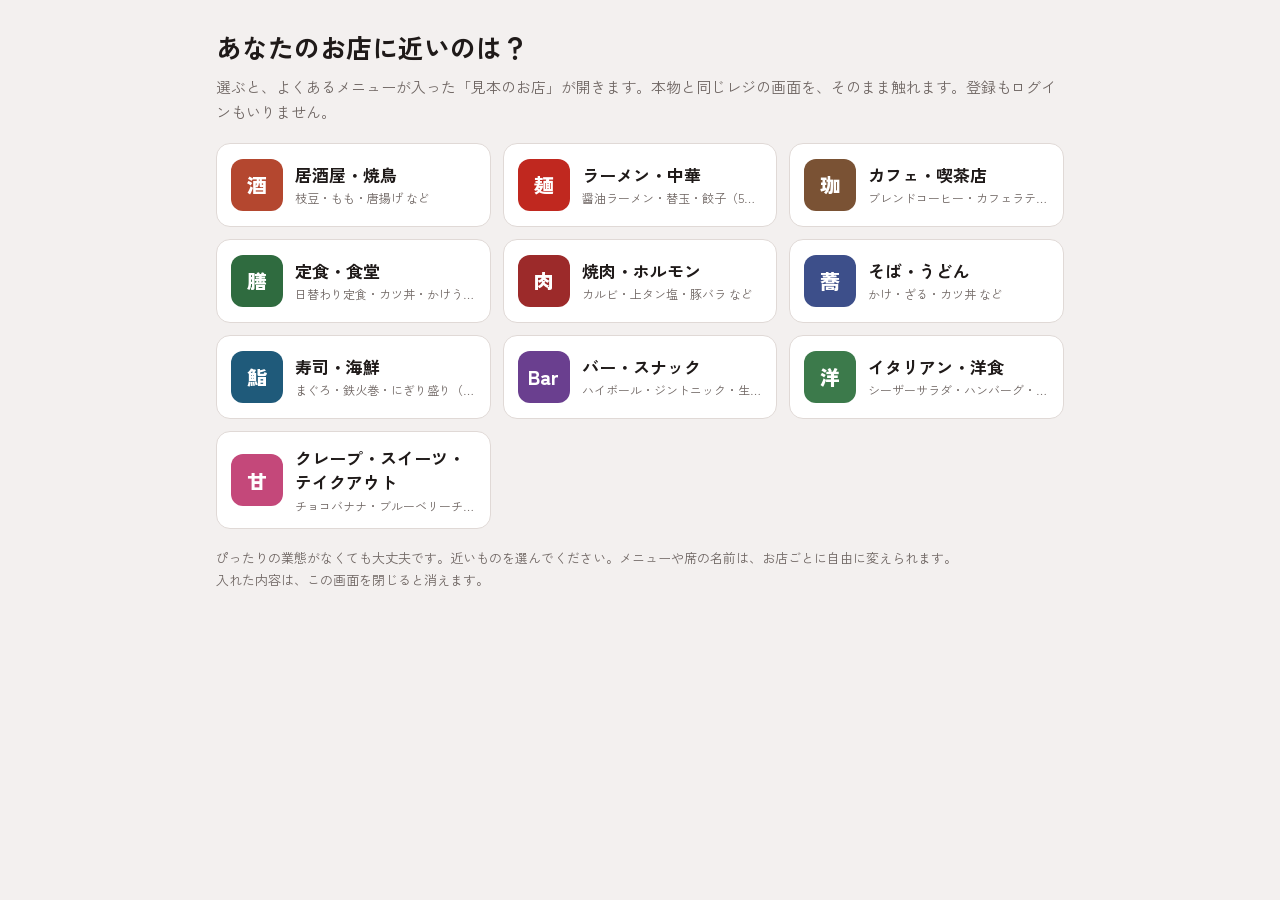
<file: demo.html>
<!doctype html>
<html lang="ja">
<head>
<meta charset="utf-8">
<meta name="viewport" content="width=device-width,initial-scale=1,viewport-fit=cover">
<meta name="theme-color" content="#2a2221">
<meta name="robots" content="noindex,nofollow">
<meta name="referrer" content="no-referrer">
<meta name="mobile-web-app-capable" content="yes">
<meta name="apple-mobile-web-app-capable" content="yes">
<meta name="apple-mobile-web-app-title" content="POSレジ 体験デモ">
<title>POSレジ 体験デモ</title>
<link rel="icon" href="icon-192.png">
<link rel="apple-touch-icon" href="icon-192.png">
<link rel="stylesheet" href="https://fonts.googleapis.com/css2?family=Zen+Kaku+Gothic+New:wght@400;500;700;900&display=swap">
<link rel="stylesheet" href="app.css">
<style>:root{padding:env(safe-area-inset-top,0px) 0 env(safe-area-inset-bottom,0px)}</style>
</head>
<body>
<div id="root"></div>
<script src="help.js"></script>
<script src="app.js"></script>
<script src="demo.js"></script>
</body>
</html>
</file>
<file: app.css>
/* layout: 墨色の上部バー＋3ペイン（席｜メニュー｜伝票）。狭い画面では席を横スクロール、伝票は全面シート */
:root{
  --bg:#f3f0ef;--surface:#ffffff;--surface2:#f9f6f5;--ink:#1f1a19;--muted:#6f6663;--line:#e0d9d6;
  --shu:#cf3a1d;--shu-ink:#ffffff;--shu-soft:#fbe8e3;
  --bar:#2a2221;--bar-ink:#f5efed;--bar-muted:#b5a9a5;
  --ok:#2a7a4b;--ok-soft:#e1f1e7;--warn:#a86400;--warn-soft:#fcefd3;
  --shadow:0 1px 2px rgba(40,20,15,.08),0 6px 18px rgba(40,20,15,.07);--scrim:rgba(25,15,12,.5);
  --qr:#ffffff;
  --f-ui:"Zen Kaku Gothic New","Hiragino Kaku Gothic ProN","Yu Gothic",Meiryo,sans-serif;
  --f-logo:var(--f-ui);
}
@media (prefers-color-scheme: dark){:root:not([data-theme="light"]){
  --bg:#171312;--surface:#231d1c;--surface2:#2b2423;--ink:#f1ebe9;--muted:#a99e9a;--line:#3d3331;
  --shu:#f0603f;--shu-ink:#1a0c08;--shu-soft:#40211a;
  --bar:#0f0c0b;--bar-ink:#f5efed;--bar-muted:#9a8f8b;
  --ok:#62c48d;--ok-soft:#1b3326;--warn:#f0b54e;--warn-soft:#3a2c12;
  --shadow:0 1px 2px rgba(0,0,0,.4),0 6px 18px rgba(0,0,0,.35);--scrim:rgba(0,0,0,.6);color-scheme:dark}}
:root[data-theme="dark"]{
  --bg:#171312;--surface:#231d1c;--surface2:#2b2423;--ink:#f1ebe9;--muted:#a99e9a;--line:#3d3331;
  --shu:#f0603f;--shu-ink:#1a0c08;--shu-soft:#40211a;
  --bar:#0f0c0b;--bar-ink:#f5efed;--bar-muted:#9a8f8b;
  --ok:#62c48d;--ok-soft:#1b3326;--warn:#f0b54e;--warn-soft:#3a2c12;
  --shadow:0 1px 2px rgba(0,0,0,.4),0 6px 18px rgba(0,0,0,.35);--scrim:rgba(0,0,0,.6);color-scheme:dark}

*{box-sizing:border-box}
[hidden]{display:none!important}
html,body{height:100%;margin:0}
body{background:var(--bg);color:var(--ink);font-family:var(--f-ui);font-size:15px;line-height:1.45;overflow:hidden;-webkit-tap-highlight-color:transparent}
button,input,select,textarea{font:inherit;color:inherit}
button{cursor:pointer;touch-action:manipulation}
:focus-visible{outline:3px solid var(--shu);outline-offset:2px}
.num{font-variant-numeric:tabular-nums}
#root{height:100%}
#app{height:100%;display:flex;flex-direction:column}

/* 上部バー */
.bar{background:var(--bar);color:var(--bar-ink);display:flex;align-items:center;gap:14px;padding:0 16px;min-height:56px;flex:none}
.logo{display:flex;align-items:baseline;gap:8px;flex:none}
.logo b{font-family:var(--f-logo);font-weight:var(--w-logo,900);font-size:28px;color:var(--logo,var(--shu));line-height:1}
.logo span{font-size:11px;letter-spacing:.18em;color:var(--bar-muted)}
.tabs{display:flex;gap:4px;flex:1;min-width:0;overflow-x:auto;scrollbar-width:none}
.tabs::-webkit-scrollbar{display:none}
.tab{background:none;border:0;color:var(--bar-muted);padding:0 14px;height:56px;font-weight:700;white-space:nowrap;border-bottom:3px solid transparent;position:relative}
.tab.on{color:var(--bar-ink);border-bottom-color:var(--logo,var(--shu))}
.badge{display:inline-block;min-width:20px;padding:0 6px;margin-left:6px;border-radius:10px;background:var(--shu);color:var(--shu-ink);font-size:12px;line-height:20px;text-align:center}
.meta{display:flex;align-items:center;gap:12px;flex:none;font-size:13px;color:var(--bar-muted)}
.pill{display:inline-flex;align-items:center;gap:6px;padding:3px 10px;border-radius:999px;border:1px solid var(--bar-muted);font-size:12px;white-space:nowrap}
.pill i{width:8px;height:8px;border-radius:50%;background:var(--bar-muted)}
.pill.live i{background:var(--ok)}.pill.local i{background:var(--warn)}
.clock{font-size:17px;color:var(--bar-ink)}

main{flex:1;min-height:0;position:relative}
.view{height:100%;overflow-y:auto;padding:16px;-webkit-overflow-scrolling:touch}

/* 注文画面 */
.order{height:100%;display:grid;grid-template-columns:168px minmax(0,1fr) 350px}
#seats{overflow-y:auto;padding:12px;display:flex;flex-direction:column;gap:8px;border-right:1px solid var(--line);background:var(--surface2)}
.seat{border:1px solid var(--line);background:var(--surface);border-radius:10px;padding:8px 12px;min-height:56px;text-align:left;display:flex;flex-direction:column;justify-content:center;flex:none}
.seat b{font-size:15px}
.seat small{color:var(--muted);font-size:12px}
.seat.busy{border-color:var(--shu);background:var(--shu-soft)}
.seat.busy small{color:var(--shu);font-weight:700}
.seat.sel{outline:3px solid var(--shu);outline-offset:-1px}
.seat .dot{display:inline-block;width:8px;height:8px;border-radius:50%;background:var(--warn);margin-left:6px}
#menuPane{display:flex;flex-direction:column;min-width:0;min-height:0}
#cats{display:flex;gap:8px;padding:12px 16px;overflow-x:auto;flex:none;border-bottom:1px solid var(--line);scrollbar-width:none}
#cats::-webkit-scrollbar{display:none}
.cat{border:1px solid var(--line);background:var(--surface);border-radius:999px;padding:0 16px;height:44px;font-weight:700;white-space:nowrap;flex:none}
.cat.on{background:var(--ink);color:var(--bg);border-color:var(--ink)}
.cat.tool{margin-left:auto;border-style:dashed;color:var(--muted)}
.cat.tool.on{background:var(--warn-soft);color:var(--warn);border-color:var(--warn)}
#grid{flex:1;overflow-y:auto;padding:4px 16px 96px}
.sec{font-size:12px;font-weight:700;letter-spacing:.1em;color:var(--muted);margin:14px 0 8px;display:flex;gap:8px;align-items:center}
.sec em{font-style:normal;letter-spacing:0;padding:1px 8px;border-radius:999px;background:var(--warn-soft);color:var(--warn)}
.items{display:grid;grid-template-columns:repeat(auto-fill,minmax(148px,1fr));gap:8px}
.item{position:relative;border:1px solid var(--line);background:var(--surface);border-radius:10px;padding:10px 12px;min-height:80px;text-align:left;display:flex;flex-direction:column;justify-content:space-between;gap:6px}
.item:active{background:var(--shu-soft)}
.item b{font-size:14.5px;line-height:1.3}
.item span{color:var(--muted);font-size:14px}
.item .q{position:absolute;top:-6px;right:-6px;min-width:26px;height:26px;border-radius:13px;background:var(--shu);color:var(--shu-ink);font-weight:700;font-size:13px;display:grid;place-items:center;padding:0 6px}
.item.sold{opacity:.45}
.item.sold::after{content:"売切";position:absolute;right:10px;bottom:8px;font-weight:900;color:var(--shu);border:2px solid var(--shu);border-radius:4px;padding:0 6px;transform:rotate(-8deg);font-size:13px}

/* 伝票 */
#check{border-left:1px solid var(--line);background:var(--surface);display:flex;flex-direction:column;min-height:0}
.chead{padding:12px 16px;border-bottom:1px solid var(--line);display:flex;align-items:center;gap:10px;flex:none}
.chead h2{margin:0;font-size:18px;flex:1}
.cbody{flex:1;overflow-y:auto;padding:8px 16px}
.round{font-size:12px;color:var(--muted);display:flex;align-items:center;gap:8px;margin:12px 0 4px}
.st{font-size:11px;font-weight:700;padding:1px 8px;border-radius:999px;white-space:nowrap}
.st.new{background:var(--shu);color:var(--shu-ink)}.st.cooking{background:var(--warn-soft);color:var(--warn)}.st.served{background:var(--ok-soft);color:var(--ok)}.st.hold{background:#f3e3a6;color:#5a4200}
.ln{display:grid;grid-template-columns:minmax(0,1fr) auto;gap:2px 10px;padding:8px 0;border-bottom:1px dashed var(--line)}
.ln .nm{font-weight:700}
.ln .sub{grid-column:1/-1;font-size:12.5px;color:var(--muted)}
.ln .ops{grid-column:1/-1;display:flex;gap:8px;align-items:center;margin-top:4px}
.step{display:inline-flex;align-items:center;border:1px solid var(--line);border-radius:8px;overflow:hidden}
.step button{width:44px;height:40px;border:0;background:var(--surface2);font-size:20px;font-weight:700}
.step span{min-width:36px;text-align:center;font-weight:700}
.mini{border:1px solid var(--line);background:var(--surface);border-radius:8px;height:40px;padding:0 12px;font-size:13px;font-weight:700}
.mini.danger{color:var(--shu);border-color:var(--shu)}
.empty{color:var(--muted);text-align:center;padding:36px 8px;font-size:14px}
.cfoot{border-top:1px solid var(--line);padding:12px 16px;display:flex;flex-direction:column;gap:10px;flex:none;background:var(--surface2)}
.tot{display:flex;justify-content:space-between;align-items:baseline}
.tot b{font-size:26px}
.tot small{color:var(--muted)}
.btn{border:1px solid var(--line);background:var(--surface);border-radius:10px;min-height:52px;padding:0 16px;font-weight:700;font-size:16px}
.btn.pri{background:var(--shu);border-color:var(--shu);color:var(--shu-ink)}
.btn.dark{background:var(--ink);border-color:var(--ink);color:var(--bg)}
.btn:disabled{opacity:.4;cursor:not-allowed}
.hint{font-size:12px;color:var(--muted);text-align:center}
#checkBar,.cclose{display:none}

/* オーダー一覧 */
.feed{display:grid;grid-template-columns:repeat(auto-fill,minmax(250px,1fr));gap:12px;align-items:start}
.tk{background:var(--surface);border:1px solid var(--line);border-radius:12px;overflow:hidden;box-shadow:var(--shadow)}
.tk.new{border-color:var(--shu)}
.tk header{display:flex;align-items:center;gap:8px;padding:10px 12px;background:var(--surface2);border-bottom:1px solid var(--line)}
.tk.new header{background:var(--shu);color:var(--shu-ink)}
.tk header b{font-size:17px;flex:1}
.tk header span{font-size:12.5px}
.tk .late{font-weight:900}
.tk ul{list-style:none;margin:0;padding:4px 12px}
.tk li{padding:9px 0;border-bottom:1px dashed var(--line);display:flex;gap:10px;align-items:flex-start;cursor:pointer}
.tk li:last-child{border-bottom:0}
.tk li .qq{font-weight:900;font-size:17px;min-width:28px}
.tk li small{display:block;color:var(--shu);font-weight:700}
.tk li.done{opacity:.4;text-decoration:line-through}
.tk footer{padding:10px 12px;display:flex;gap:8px}
.tk footer .btn{flex:1;min-height:46px;font-size:15px}
.tk .by{font-size:12px;color:var(--muted);padding:6px 12px 0}

/* 売上 */
.h1{font-size:20px;margin:0 0 12px;display:flex;align-items:center;gap:12px;flex-wrap:wrap}
.h2{font-size:14px;letter-spacing:.08em;color:var(--muted);margin:24px 0 8px}
.kpis{display:grid;grid-template-columns:repeat(auto-fit,minmax(150px,1fr));gap:12px}
.kpi{background:var(--surface);border:1px solid var(--line);border-radius:12px;padding:12px 16px}
.kpi span{font-size:12px;color:var(--muted)}
.kpi b{display:block;font-size:24px}
.kpi.main{background:var(--ink);color:var(--bg);border-color:var(--ink)}
.kpi.main span{color:inherit;opacity:.7}
.cols{display:grid;grid-template-columns:repeat(auto-fit,minmax(300px,1fr));gap:16px}
.card{background:var(--surface);border:1px solid var(--line);border-radius:12px;padding:12px 16px;min-width:0}
.hbar{display:grid;grid-template-columns:44px minmax(0,1fr) 84px;gap:8px;align-items:center;font-size:13px;padding:3px 0}
.hbar i{display:block;height:16px;background:var(--shu);border-radius:3px;min-width:2px}
.hbar span:last-child{text-align:right}
.tblwrap{overflow-x:auto}
table{border-collapse:collapse;width:100%;font-size:14px}
th,td{padding:8px 6px;border-bottom:1px solid var(--line);text-align:left;white-space:nowrap}
th{font-size:12px;color:var(--muted);font-weight:700}
td.r,th.r{text-align:right}
tr.void td{opacity:.45;text-decoration:line-through}

/* 設定 */
.set{max-width:860px;margin:0 auto;display:flex;flex-direction:column;gap:16px}
.set h3{margin:0 0 4px;font-size:16px}
.set p{margin:0 0 10px;color:var(--muted);font-size:13px}
.row{display:flex;gap:8px;flex-wrap:wrap;align-items:center}
.inp{border:1px solid var(--line);background:var(--surface);border-radius:8px;height:44px;padding:0 12px;min-width:0}
textarea.inp{height:auto;padding:10px 12px;width:100%}
.seg{display:inline-flex;border:1px solid var(--line);border-radius:10px;overflow:hidden}
.seg button{border:0;background:var(--surface);height:48px;padding:0 18px;font-weight:700}
.seg button.on{background:var(--shu);color:var(--shu-ink)}
.mrow{display:grid;grid-template-columns:minmax(0,1fr) 92px 84px auto;gap:8px;margin-bottom:6px;align-items:center}
.mrow .tck{display:flex;align-items:center;gap:4px;font-size:13px;white-space:nowrap}.mrow .tck input{width:20px;height:20px}

/* モーダル */
#modal{position:fixed;inset:0;background:var(--scrim);z-index:50;display:grid;place-items:center;padding:16px}
.sheet{background:var(--surface);border-radius:14px;width:min(100%,520px);max-height:100%;display:flex;flex-direction:column;box-shadow:var(--shadow);overflow:hidden}
.sheet.wide{width:min(100%,820px)}
.sheet>header{padding:14px 16px;border-bottom:1px solid var(--line);display:flex;align-items:center;gap:10px;flex:none}
.sheet>header h2{margin:0;font-size:18px;flex:1}
.sheet>.body{padding:12px 16px;overflow-y:auto;flex:1;min-height:0}
.sheet>footer{padding:12px 16px;border-top:1px solid var(--line);display:flex;gap:8px;flex:none}
.sheet>footer .btn{flex:1}
.x{border:0;background:none;font-size:26px;width:44px;height:44px;color:var(--muted)}
.grp{margin-bottom:14px}
.grp h4{margin:0 0 6px;font-size:13px;color:var(--muted)}
.grp h4 em{font-style:normal;color:var(--shu);margin-left:6px}
.chips{display:flex;flex-wrap:wrap;gap:8px}
.chip{border:1px solid var(--line);background:var(--surface);border-radius:10px;min-height:48px;padding:0 14px;font-weight:700}
.chip.on{background:var(--shu-soft);border-color:var(--shu);color:var(--shu)}
.pay{display:grid;grid-template-columns:minmax(0,1fr) minmax(0,1fr);gap:16px}
.plines{font-size:14px}
.plines div{display:flex;justify-content:space-between;gap:10px;padding:4px 0;border-bottom:1px dashed var(--line)}
.fld{display:flex;justify-content:space-between;align-items:center;border:1px solid var(--line);border-radius:10px;padding:8px 12px;margin-top:8px;background:var(--surface);width:100%;min-height:52px}
.fld.on{border-color:var(--shu);box-shadow:0 0 0 2px var(--shu-soft)}
.fld b{font-size:22px}
.fld.big b{font-size:30px}
.fld.chg{background:var(--ok-soft);border-color:var(--ok)}
.fld.chg b{color:var(--ok)}
.pad{display:grid;grid-template-columns:repeat(3,1fr);gap:8px;margin-top:10px}
.pad button{height:54px;border:1px solid var(--line);background:var(--surface2);border-radius:10px;font-size:20px;font-weight:700}
.quick{display:grid;grid-template-columns:repeat(4,1fr);gap:8px;margin-top:8px}
.quick button{height:46px;border:1px solid var(--line);background:var(--surface);border-radius:10px;font-weight:700;font-size:13px}
.rcpt{font-family:ui-monospace,"SFMono-Regular",Menlo,Consolas,monospace;font-size:13px;white-space:pre-wrap;background:var(--surface2);border:1px solid var(--line);border-radius:8px;padding:12px;margin:0}
.done{text-align:center;padding:8px 0 16px}
.done b{display:block;font-size:44px;color:var(--ok)}

.qr{background:var(--qr);padding:6px;border-radius:8px;line-height:0;flex:none}
@media print{html,body{height:auto;overflow:visible;background:#fff}#app,#toasts,.sheet>header,.sheet>footer,.done{display:none!important}
  #modal{position:static;background:none;padding:0;display:block}.sheet{box-shadow:none;width:auto;max-height:none}.sheet>.body{overflow:visible;padding:0}
  .rcpt{border:0;background:none;color:#000;font-size:11pt}}
#toasts{position:fixed;top:64px;right:16px;left:16px;z-index:60;display:flex;flex-direction:column;align-items:flex-end;gap:8px;pointer-events:none}
.toast{background:var(--ink);color:var(--bg);padding:10px 16px;border-radius:10px;box-shadow:var(--shadow);max-width:420px;font-weight:700;font-size:14px}
.toast.new{background:var(--shu);color:var(--shu-ink);font-size:16px}
.toast.err{background:var(--warn-soft);color:var(--warn);border:1px solid var(--warn)}

@media (max-width:899px){
  .bar{gap:8px;padding:0 12px}
  .logo span,.clock{display:none}
  .tab{padding:0 10px;font-size:14px}
  .order{grid-template-columns:minmax(0,1fr);grid-template-rows:auto minmax(0,1fr)}
  #seats{flex-direction:row;overflow-x:auto;overflow-y:hidden;border-right:0;border-bottom:1px solid var(--line);padding:10px 16px}
  .seat{min-width:104px}
  #check{position:fixed;inset:0;z-index:30;border:0;display:none}
  .order.showcheck #check{display:flex}
  .cclose{display:block}
  #checkBar{display:flex;position:fixed;left:16px;right:16px;bottom:calc(12px + env(safe-area-inset-bottom,0px));z-index:20;justify-content:space-between;align-items:center;box-shadow:var(--shadow)}
  .pay{grid-template-columns:minmax(0,1fr)}
  .items{grid-template-columns:repeat(auto-fill,minmax(132px,1fr))}
}
@media (prefers-reduced-motion:no-preference){.toast{animation:in .2s ease-out}@keyframes in{from{transform:translateY(-8px);opacity:.3}}}

/* 鍵がない時・読み込み中の画面 */
.lock{height:100%;display:grid;place-content:center;gap:8px;text-align:center;padding:24px}
.lock b{font-size:20px}.lock p{margin:0;color:var(--muted)}
.upd{position:fixed;left:16px;right:16px;bottom:calc(16px + env(safe-area-inset-bottom,0px));z-index:70;background:var(--ink);color:var(--bg);border-radius:12px;padding:12px 16px;display:flex;gap:12px;align-items:center;justify-content:space-between;box-shadow:var(--shadow)}
.upd button{border:0;border-radius:8px;height:44px;padding:0 16px;font-weight:700;background:var(--shu);color:var(--shu-ink)}
/* マスター画面 */
.mwrap{height:100%;overflow-y:auto}
.mbody{max-width:1100px;margin:0 auto;padding:16px;display:flex;flex-direction:column;gap:16px}
.shops{display:grid;grid-template-columns:repeat(auto-fill,minmax(300px,1fr));gap:16px}
.shop h3{margin:0 0 10px;font-size:18px;display:flex;justify-content:space-between;align-items:baseline;gap:8px}
.shop h3 small{font-size:12px;color:var(--muted);font-weight:400}
.shop .big{font-size:30px;font-weight:900}
.shop dl{display:grid;grid-template-columns:repeat(3,1fr);gap:8px;margin:10px 0}
.shop dt{font-size:12px;color:var(--muted)}.shop dd{margin:0;font-weight:700;font-size:17px}
.shop a.btn{display:inline-grid;place-items:center;text-decoration:none;color:inherit;min-height:46px;font-size:15px}
.shop a.btn.pri{color:var(--shu-ink)}
.shop details{margin-top:10px}.shop summary{cursor:pointer;color:var(--muted);font-size:13px;min-height:32px}

/* ロゴ画像 */
.logo.haslogo{align-items:center}.logo.haslogo img{height:40px;width:auto;display:block}
/* ログイン画面 */
.login{height:100%;overflow-y:auto;display:flex;flex-direction:column;align-items:center;justify-content:center;gap:24px;padding:24px 16px;background:var(--lg,var(--bar));color:var(--bar-ink)}
.lhead img{max-width:min(320px,70vw);max-height:200px;display:block}
.lhead b{font-size:28px;letter-spacing:.08em}
.lform{width:min(100%,360px);background:var(--surface);color:var(--ink);border-radius:14px;padding:20px;display:flex;flex-direction:column;gap:14px;box-shadow:var(--shadow)}
.lform label,.lgrid label{display:flex;flex-direction:column;gap:6px;font-size:13px;font-weight:700;color:var(--muted)}
.lform .inp,.lgrid .inp{height:48px;font-size:16px;color:var(--ink);font-weight:400}
.lerr{margin:0;min-height:1.4em;font-size:13px;font-weight:700;color:var(--shu)}
.lgrid{display:grid;grid-template-columns:repeat(auto-fit,minmax(220px,1fr));gap:12px;margin-bottom:8px}
.llink{border:0;background:none;color:var(--muted);text-decoration:underline;min-height:44px;font-size:13px}

/* 使い方の ？ ボタン */
.hq{display:inline-grid;place-items:center;width:28px;height:28px;border-radius:50%;border:1.5px solid currentColor;background:transparent;color:var(--muted);font-size:15px;font-weight:900;line-height:1;padding:0;vertical-align:middle;flex:none;position:relative}
.hq::after{content:"";position:absolute;inset:-9px}
.hq:hover{color:var(--shu)}
.bar .hq{color:var(--bar-muted)}.bar .hq:hover{color:var(--bar-ink)}
.lhelp{display:flex;align-items:center;gap:8px;justify-content:flex-end;font-size:12px;color:var(--muted);margin-bottom:-6px}
.helpov{position:fixed;inset:0;z-index:90;background:var(--scrim);display:grid;place-items:center;padding:16px}
.helpbox{background:var(--surface);color:var(--ink);border-radius:14px;width:min(100%,560px);max-height:100%;display:flex;flex-direction:column;box-shadow:var(--shadow);overflow:hidden}
.helpbox>header{display:flex;align-items:center;gap:10px;padding:14px 16px;border-bottom:1px solid var(--line)}
.helpbox>header h2{margin:0;font-size:18px;flex:1}
.helpbox>header b.hq{color:var(--shu);cursor:default}
.hbody{padding:8px 16px;overflow-y:auto}
.hbody p{margin:10px 0;line-height:1.7;font-size:15px}
.helpbox>footer{padding:12px 16px;border-top:1px solid var(--line);display:flex}
.helpbox>footer .btn{flex:1}
@media print{.helpov{display:none!important}}

.utabs{display:flex;flex-wrap:wrap;gap:8px;align-items:flex-end}
.utabs button{display:flex;flex-direction:column;align-items:flex-start;justify-content:center;gap:2px;border:2px solid var(--line);background:var(--surface);border-radius:10px;min-height:54px;padding:6px 14px;font-weight:700;max-width:180px;text-align:left;opacity:.75}
.utabs button b{font-size:15px}
.utabs small{font-weight:400;font-size:11px;color:var(--muted);white-space:nowrap;overflow:hidden;text-overflow:ellipsis;max-width:150px}
.utabs button.on{opacity:1;border-color:var(--shu);background:var(--shu);color:var(--shu-ink);min-height:62px;border-radius:10px 10px 0 0;border-bottom-width:0;padding-bottom:10px;box-shadow:0 -2px 8px rgba(0,0,0,.12)}
.utabs button.on b{font-size:17px}
.utabs button.on small{color:inherit;font-weight:700}
.utabs button.ng:not(.on){border-style:dashed}
.upanel{border:2px solid var(--shu);border-radius:0 10px 10px 10px;padding:12px 12px 0;margin-bottom:14px;background:var(--shu-soft)}
.upanel .chip{background:var(--surface)}
.upanel .chip.on{background:var(--shu);color:var(--shu-ink)}
.uhead{font-weight:700;color:var(--shu);margin-bottom:10px;font-size:15px}

.pernav{display:flex;flex-wrap:wrap;gap:8px;align-items:center;margin:0 0 12px}
.pernav .seg button{min-width:56px}
.wxline{display:flex;flex-wrap:wrap;gap:10px;align-items:center;margin:0 0 12px;font-size:14px;color:var(--muted)}
.wxline b{color:var(--ink)}
.ptags{margin-top:16px;border-top:1px dashed var(--line);padding-top:12px}
.ptags h3{margin:0 0 10px;font-size:15px;display:flex;align-items:center;gap:8px;flex-wrap:wrap}
.ptags h3 small{font-weight:400;font-size:12px;color:var(--muted)}
.ptg .grp{margin-bottom:10px}
.ptg .chip{min-height:44px;padding:0 12px}
.trow{display:grid;grid-template-columns:auto minmax(90px,150px) 110px minmax(0,1fr);gap:8px;align-items:center;margin-top:8px}
.trow .tck{display:flex;align-items:center;gap:6px;font-size:13px;white-space:nowrap;min-height:44px}
.trow .tck input{width:22px;height:22px}
.trow .tty{font-size:12px;color:var(--muted)}
@media (max-width:640px){.trow{grid-template-columns:auto minmax(0,1fr)}.trow .tty{display:none}.trow>input:last-child{grid-column:1/-1}}

#wxask{flex:none;display:flex;flex-wrap:wrap;align-items:center;gap:8px;padding:8px 16px;background:var(--shu-soft);border-bottom:1px solid var(--line);font-size:14px}
#wxask[hidden]{display:none}
#wxask .wxa-sub{color:var(--muted);font-size:12px;margin-right:4px}
#wxask .chip{min-height:44px;background:var(--surface)}

/* 店内／持ち帰り */
.tob{font-style:normal;font-size:11px;font-weight:700;background:var(--warn-soft);color:var(--warn);border-radius:6px;padding:1px 6px;margin-left:4px;white-space:nowrap}
.tomode{display:flex;align-items:center;gap:8px;padding:8px 12px;border-bottom:1px solid var(--line)}
.tomode .seg{flex:1;display:flex}.tomode .seg button{flex:1;height:44px;padding:0 6px;font-size:14px}
.ln.paidln{opacity:.5}
/* 会計 */
.pstep{display:flex;align-items:center;gap:8px;font-weight:700;font-size:14px;margin:12px 0 8px}
.pay>div>.pstep:first-child{margin-top:0}
.pstep b{display:inline-grid;place-items:center;width:24px;height:24px;border-radius:50%;background:var(--ink);color:var(--bg);font-size:13px}
.pmode{display:flex;width:100%}.pmode button{flex:1;padding:0 6px;font-size:14px}
.seg button:disabled{opacity:.4}
.seg.wrap{flex-wrap:wrap;display:flex}.seg.wrap button{flex:1 1 auto;border-bottom:1px solid var(--line)}
.psub{display:flex;align-items:center;gap:10px;flex-wrap:wrap;margin:10px 0 4px;font-size:14px}
.psub b{font-size:20px}
.plines{margin-top:8px}
.plines div{align-items:center}
.plines div>span:first-child{flex:1;min-width:0}
.plines.pick div{padding:6px 0}
.plines.pick div.off>span:first-child,.plines.pick div.off>.num:last-child{opacity:.45}
.plines .step small{font-weight:400;color:var(--muted);font-size:11px}
.discrow{padding:0;gap:0;overflow:hidden}
.discrow .fbtn{flex:1;display:flex;justify-content:space-between;align-items:center;border:0;background:none;padding:8px 12px;min-height:52px;text-align:left;color:inherit;font:inherit}
.discrow .fbtn b{font-size:22px}.discrow small{font-size:12px;font-weight:400}
.discrow .dm{border:0;border-left:1px solid var(--line);border-radius:0;align-self:stretch}
.discrow .dm button{height:auto;min-height:52px;padding:0 12px}
.fld small{font-size:11px;color:var(--muted);font-weight:400}
.fld.warn{background:var(--warn-soft);border-color:var(--warn)}.fld.warn b{color:var(--warn)}
.paid{margin-top:10px;border:1px solid var(--ok);background:var(--ok-soft);border-radius:10px;padding:8px 12px;font-size:14px}
.paid>div{display:flex;justify-content:space-between;padding:3px 0}
.paid .rem{border-top:1px dashed var(--ok);margin-top:4px;padding-top:6px;font-weight:700}.paid .rem b{font-size:22px}
.paid .mini{margin-top:6px}
.pinsheet{width:min(100%,360px)}
.pindots{height:52px;display:grid;place-items:center;border:1px solid var(--line);border-radius:10px;font-size:26px;letter-spacing:8px;background:var(--surface2)}
.pindots span{font-size:13px;letter-spacing:0;color:var(--muted)}
.pad .okk{background:var(--shu);color:var(--shu-ink);border-color:var(--shu)}
.cashrows{margin-top:10px;font-size:14px}
.cashrows>div{display:flex;justify-content:space-between;gap:10px;padding:6px 0;border-bottom:1px dashed var(--line)}
.cashrows .tot{border-bottom:0;font-weight:700}.cashrows .tot b{font-size:22px}
.sh{margin:14px 0 6px;font-size:13px;color:var(--muted)}
.tck{display:inline-flex;align-items:center;gap:6px;margin:4px 14px 4px 0;font-size:14px;min-height:40px}
.tck input[type=checkbox]{width:22px;height:22px}
@media (max-width:640px){.mrow{grid-template-columns:minmax(0,1fr) 80px}.mrow input[id^=mc_]{grid-column:1}.pmode button{font-size:13px}}

.pstep .pamt{margin-left:auto;height:34px;font-size:12px;padding:0 10px}
.pay .pad{gap:6px;margin-top:8px}.pay .pad button{height:48px}
.pay .quick{gap:6px;margin-top:6px}.pay .quick button{height:40px}
.pay .fld{min-height:48px;margin-top:6px}
.pay .pstep{margin:10px 0 6px}

/* デモ：お店を選ぶ画面と、使い方ガイド */
.dsel{height:100%;overflow-y:auto;background:var(--bg)}
.dselin{max-width:880px;margin:0 auto;padding:28px 16px 40px}
.dsel h1{font-size:26px;margin:0 0 8px}
.dsel p{margin:0 0 18px;color:var(--muted);font-size:15px;line-height:1.7}
.dgrid{display:grid;grid-template-columns:repeat(auto-fill,minmax(240px,1fr));gap:12px}
.dcard{display:grid;grid-template-columns:52px minmax(0,1fr);gap:2px 12px;align-items:center;text-align:left;border:1px solid var(--line);background:var(--surface);border-radius:14px;padding:14px;min-height:84px;color:inherit;font:inherit}
.dcard i{grid-row:1/3;width:52px;height:52px;border-radius:12px;display:grid;place-items:center;background:var(--c);color:#fff;font-style:normal;font-weight:900;font-size:20px}
.dcard b{font-size:17px;align-self:end}
.dcard small{font-size:12px;color:var(--muted);align-self:start;overflow:hidden;text-overflow:ellipsis;white-space:nowrap}
.dcard:hover,.dcard:focus-visible{border-color:var(--c);box-shadow:0 0 0 2px var(--c)}
.dnote{margin-top:18px!important;font-size:13px!important}
#guide{flex:none;border-bottom:1px solid var(--line);background:var(--warn-soft)}
#guide .gbar{display:flex;align-items:center;gap:10px;width:100%;border:0;background:none;padding:8px 16px;font:inherit;color:inherit;text-align:left;min-height:44px}
#guide .gbar b{flex:1;min-width:0;overflow:hidden;text-overflow:ellipsis;white-space:nowrap;font-size:14px}
#guide .gbar span:last-child{font-size:12px;color:var(--muted);white-space:nowrap}
#guide .gbox{padding:10px 16px 12px;max-width:980px}
#guide .ghead{display:flex;align-items:center;gap:10px}
#guide .ghead b{flex:1;font-size:16px}
#guide .gnum{display:inline-flex;align-items:baseline;justify-content:center;gap:2px;line-height:28px;min-width:44px;height:28px;border-radius:14px;background:var(--warn);color:#fff;font-weight:700;font-size:14px;padding:0 8px;white-space:nowrap}
#guide .gnum small{font-weight:400;font-size:11px;opacity:.85}
#guide .gdone{font-size:12px;font-weight:700;color:var(--ok);background:var(--ok-soft);border-radius:6px;padding:2px 8px;white-space:nowrap}
#guide .ghead .mini{height:34px}
#guide p{margin:8px 0 0;font-size:14px;line-height:1.65}
#guide .gdo{font-weight:700}
#guide .gwhy b{display:inline-block;font-size:11px;background:var(--surface);border:1px solid var(--line);border-radius:6px;padding:0 6px;margin-right:8px;color:var(--muted)}
#guide .gact{margin-top:8px;height:46px}
#guide .gnav{display:flex;gap:8px;margin-top:10px}
#guide .gnav .btn{height:42px;padding:0 16px}
.gpulse{outline:3px solid var(--warn)!important;outline-offset:2px;animation:gpulse 1.2s ease-in-out infinite}
@keyframes gpulse{50%{outline-color:transparent}}
@media (prefers-reduced-motion:reduce){.gpulse{animation:none}}
@media (max-width:640px){.dsel h1{font-size:22px}#guide .gbox{padding:8px 12px 10px}#guide p{font-size:13px}}

/* 幅のせまい画面：タブを2段目に回して、全部のタブが見えるようにする */
@media (max-width:560px){
  .bar{flex-wrap:wrap;row-gap:0;padding:0 12px}
  .bar .logo{min-height:48px;align-items:center}.logo b{font-size:20px}.logo.haslogo img{height:32px}
  .bar .meta{margin-left:auto}
  .bar .tabs{order:3;flex:0 0 100%;justify-content:space-between;border-top:1px solid rgba(255,255,255,.12)}
  .bar .tab{height:44px;flex:1;padding:0 4px;text-align:center}
}

/* デモ：はじめの手ほどき（押す場所を示す枠・吹き出し・お手本の指） */
.cring{position:fixed;z-index:85;border:3px solid var(--warn);border-radius:12px;box-shadow:0 0 0 9999px rgba(0,0,0,.42);pointer-events:none;transition:left .18s,top .18s,width .18s,height .18s}
.ctip{position:fixed;z-index:86;max-width:min(320px,calc(100vw - 20px));background:var(--ink);color:var(--bg);border-radius:12px;padding:10px 14px;box-shadow:var(--shadow);font-size:15px;line-height:1.5;pointer-events:none}
.ctip b{font-size:16px}
.ctip p{margin:4px 0 0;font-size:13px;opacity:.85}
.ctip .cnum{display:inline-block;background:var(--warn);color:#fff;border-radius:10px;padding:0 8px;font-weight:700;font-size:13px;margin-right:8px;line-height:22px;vertical-align:1px}
.ctip .cnum small{font-weight:400;font-size:11px;opacity:.85}
.ctip .cskip{display:block;margin-top:8px;border:0;background:none;color:inherit;opacity:.7;font:inherit;font-size:12px;text-decoration:underline;padding:4px 0;pointer-events:auto}
.ctip::before{content:"";position:absolute;left:var(--ax,50%);width:12px;height:12px;background:var(--ink);transform:translateX(-50%) rotate(45deg);display:none}
.ctip[data-pos="below"]::before{display:block;top:-6px}
.ctip[data-pos="above"]::before{display:block;bottom:-6px}
.ccur{position:fixed;z-index:87;width:34px;height:34px;margin:-17px 0 0 -17px;border-radius:50%;background:rgba(255,255,255,.55);border:3px solid var(--warn);box-shadow:0 2px 10px rgba(0,0,0,.35);pointer-events:none;transition:left .75s cubic-bezier(.3,.7,.3,1),top .75s cubic-bezier(.3,.7,.3,1),transform .15s}
.ccur.tap{transform:scale(.7);background:var(--warn)}
.cblock{position:fixed;inset:0;z-index:84;display:flex;align-items:flex-end;justify-content:center;padding:0 0 calc(16px + env(safe-area-inset-bottom,0px))}
.cblock .btn{height:44px;padding:0 18px;box-shadow:var(--shadow)}
.ccard{position:fixed;inset:0;z-index:95;background:var(--scrim);display:grid;place-items:center;padding:16px}
.cbox{background:var(--surface);border-radius:16px;box-shadow:var(--shadow);width:min(100%,460px);padding:22px 20px 18px}
.cbox h2{margin:0 0 10px;font-size:21px;line-height:1.4}
.cbox p{margin:0 0 8px;font-size:15px;line-height:1.7;color:var(--muted)}
.cbtns{display:flex;flex-direction:column;gap:8px;margin-top:16px}
.cbtns .btn{height:52px;width:100%}
.cbtns .btn:not(.pri):last-child:not(:first-child){border:0;background:none;height:40px;color:var(--muted);font-weight:500;text-decoration:underline}
@media (prefers-reduced-motion:reduce){.cring,.ccur{transition:none}}

.kpi small.fee{display:block;font-size:12px;color:var(--muted)}

.stst{margin-top:8px;padding:10px 12px;border-radius:10px;background:var(--bg);border:1px solid var(--line);font-size:14px}
.stst.ok{border-color:#2e7d32;color:#2e7d32;font-weight:700}
</file>
